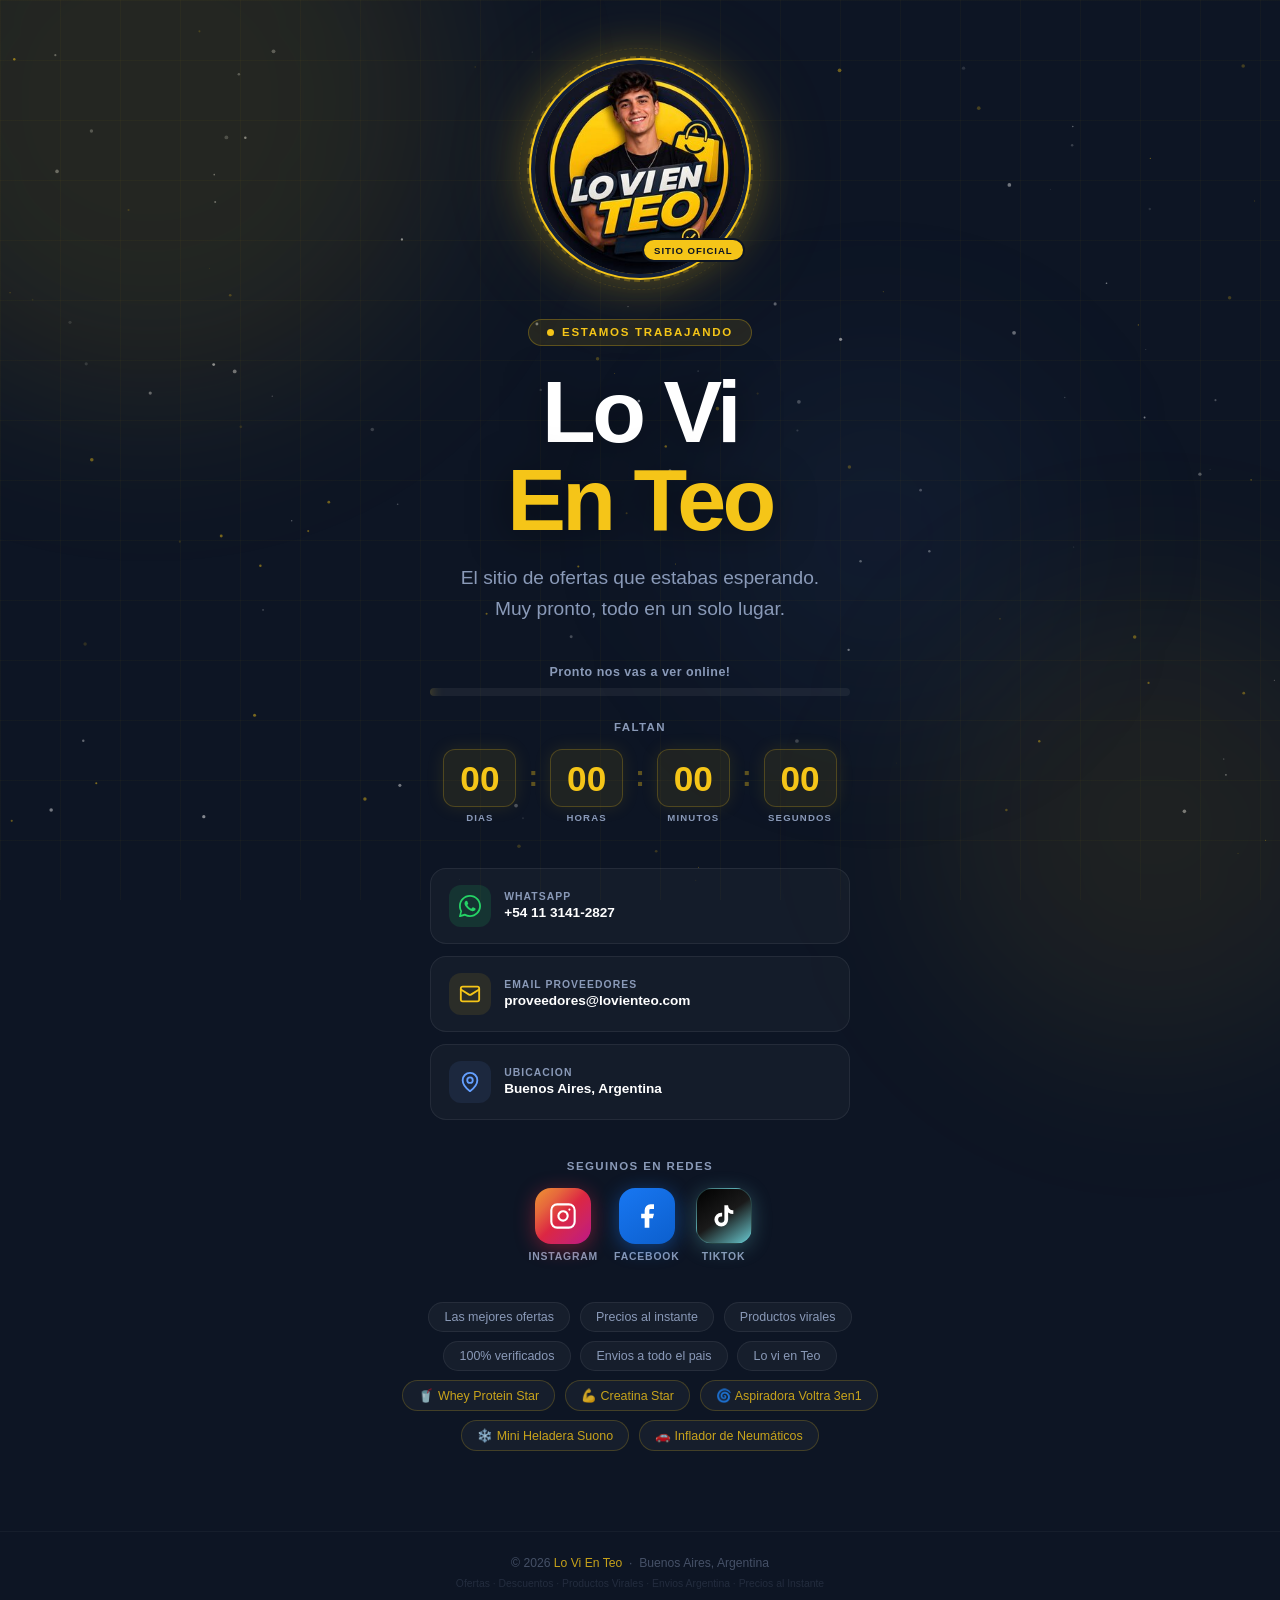
<file: index.html>
<!DOCTYPE html>
<html lang="es">
<head>
  <meta charset="UTF-8" />
  <meta name="viewport" content="width=device-width, initial-scale=1.0" />
  <!-- Primary Meta -->
  <title>Lo Vi En Teo — Ofertas, Descuentos y Productos Virales en Argentina</title>
  <meta name="description" content="Lo Vi En Teo es el sitio de ofertas, descuentos y productos virales que estabas esperando. Muy pronto online desde Buenos Aires, Argentina. Precios al instante, productos 100% verificados y envíos a todo el país." />
  <meta name="keywords" content="ofertas Argentina, descuentos online, productos virales, Lo Vi En Teo, lovienteo, lovienteopromos, compras online Argentina, precios baratos, promociones Buenos Aires, whey protein argentina, creatina star nutrition, creatina monohidratada, aspiradora inalámbrica argentina, inflador neumáticos digital, suplementos deportivos argentina, gadgets hogar argentina, mercado libre ofertas, envio gratis argentina, cuotas sin interes, productos verificados" />
  <meta name="author" content="Lo Vi En Teo" />
  <meta name="robots" content="index, follow" />
  <meta name="language" content="es" />
  <meta name="revisit-after" content="7 days" />
  <meta name="geo.region" content="AR-C" />
  <meta name="geo.placename" content="Buenos Aires, Argentina" />
  <link rel="canonical" href="https://lovienteopromos.com/" />
  <link rel="sitemap" type="application/xml" href="/sitemap.xml" />

  <!-- Favicon -->
  <link rel="icon" type="image/svg+xml" href="/favicon.svg" />
  <link rel="shortcut icon" href="/favicon.svg" />
  <link rel="apple-touch-icon" href="/logo.png" />

  <!-- Open Graph / Facebook -->
  <meta property="og:type" content="website" />
  <meta property="og:url" content="https://lovienteopromos.com/" />
  <meta property="og:title" content="Lo Vi En Teo — Ofertas y Productos Virales en Argentina" />
  <meta property="og:description" content="El sitio de ofertas, descuentos y productos virales que estabas esperando. Whey Protein, Creatina, Aspiradora Voltra, Inflador Digital. Buenos Aires, Argentina." />
  <meta property="og:image" content="https://lovienteopromos.com/logo.png" />
  <meta property="og:image:alt" content="Logo Lo Vi En Teo — Sitio de Ofertas Argentina" />
  <meta property="og:locale" content="es_AR" />
  <meta property="og:site_name" content="Lo Vi En Teo" />

  <!-- Twitter Card -->
  <meta name="twitter:card" content="summary_large_image" />
  <meta name="twitter:url" content="https://lovienteopromos.com/" />
  <meta name="twitter:title" content="Lo Vi En Teo — Ofertas y Productos Virales en Argentina" />
  <meta name="twitter:description" content="Whey Protein, Creatina Star Nutrition, Aspiradora Voltra 3 en 1, Inflador Digital. Envío gratis · Cuotas sin interés · Tienda oficial." />
  <meta name="twitter:image" content="https://lovienteopromos.com/logo.png" />
  <meta name="twitter:image:alt" content="Logo Lo Vi En Teo" />

  <!-- Schema.org JSON-LD -->
  <script type="application/ld+json">
  {
    "@context": "https://schema.org",
    "@type": "Organization",
    "name": "Lo Vi En Teo",
    "url": "https://lovienteopromos.com",
    "logo": "https://lovienteopromos.com/logo.png",
    "description": "Sitio de ofertas, descuentos y productos virales de Argentina. Whey Protein, Creatina, Aspiradora Voltra, Inflador Digital. Precios al instante, productos 100% verificados y envíos a todo el país.",
    "address": {
      "@type": "PostalAddress",
      "addressLocality": "Buenos Aires",
      "addressCountry": "AR"
    },
    "contactPoint": [
      {
        "@type": "ContactPoint",
        "telephone": "+54-11-3141-2827",
        "contactType": "customer service",
        "availableLanguage": "Spanish",
        "contactOption": "WhatsApp"
      }
    ],
    "sameAs": [
      "https://www.instagram.com/lovienteo/",
      "https://www.facebook.com/tiendaborela/",
      "https://www.tiktok.com/@lovienteo"
    ]
  }
  </script>

  <script type="application/ld+json">
  {
    "@context": "https://schema.org",
    "@type": "ItemList",
    "name": "Productos Lo Vi En Teo — Ofertas Destacadas",
    "url": "https://lovienteopromos.com/",
    "itemListElement": [
      {
        "@type": "ListItem",
        "position": 1,
        "name": "Star Nutrition Whey Protein Banana Cream 908g",
        "url": "https://lovienteopromos.com/star-nutrition-whey-protein/"
      },
      {
        "@type": "ListItem",
        "position": 2,
        "name": "Creatina Star Nutrition Monohidratada 1 kg",
        "url": "https://lovienteopromos.com/creatinastar/"
      },
      {
        "@type": "ListItem",
        "position": 3,
        "name": "Aspiradora Sopladora Voltra 3 en 1 Black Edition",
        "url": "https://lovienteopromos.com/aspiradora-voltra-3en1/"
      },
      {
        "@type": "ListItem",
        "position": 4,
        "name": "Inflador Neumáticos Digital Inalámbrico Portátil",
        "url": "https://lovienteopromos.com/inflador-neumaticos/"
      }
    ]
  }
  </script>
  <style>
    *, *::before, *::after { box-sizing: border-box; margin: 0; padding: 0; }

    :root {
      --yellow: #f5c518;
      --yellow-glow: rgba(245, 197, 24, 0.4);
      --navy: #0d1524;
      --navy-mid: #13203a;
      --white: #ffffff;
      --gray: #8a9ab8;
    }

    html { scroll-behavior: smooth; }

    body { 
      font-family: -apple-system, BlinkMacSystemFont, 'Segoe UI', Roboto, sans-serif;
      background: var(--navy);
      color: var(--white);
      min-height: 100vh;
      overflow-x: hidden;
    }

    #canvas {
      position: fixed;
      inset: 0;
      pointer-events: none;
      z-index: 0;
    }

    .blob {
      position: fixed;
      border-radius: 50%;
      filter: blur(90px);
      pointer-events: none;
      z-index: 0;
    }
    .b1 {
      width: 600px; height: 600px;
      background: rgba(245, 197, 24, 0.1);
      top: -200px; left: -150px;
      animation: drift 10s ease-in-out infinite;
    }
    .b2 {
      width: 450px; height: 450px;
      background: rgba(245, 197, 24, 0.07);
      bottom: -150px; right: -100px;
      animation: drift 13s ease-in-out infinite reverse;
    }
    .b3 {
      width: 350px; height: 350px;
      background: rgba(80, 130, 220, 0.06);
      top: 40%; left: 55%;
      animation: drift 9s ease-in-out infinite;
      animation-delay: -4s;
    }
    @keyframes drift {
      0%, 100% { transform: translate(0, 0) scale(1); }
      33% { transform: translate(25px, -30px) scale(1.04); }
      66% { transform: translate(-20px, 20px) scale(0.97); }
    }

    #floaters {
      position: fixed; inset: 0;
      pointer-events: none; z-index: 1;
      overflow: hidden;
    }
    .floater {
      position: absolute;
      opacity: 0;
      animation: riseUp linear infinite;
      bottom: -60px;
    }
    @keyframes riseUp {
      0%   { opacity: 0; transform: translateY(0) rotate(0deg) scale(0.7); }
      8%   { opacity: 0.7; transform: translateY(-8vh) rotate(20deg) scale(1); }
      92%  { opacity: 0.3; transform: translateY(-90vh) rotate(340deg) scale(0.9); }
      100% { opacity: 0; transform: translateY(-100vh) rotate(360deg) scale(0.7); }
    }

    .grid-lines {
      position: fixed; inset: 0;
      pointer-events: none; z-index: 0;
      background-image:
        linear-gradient(rgba(245,197,24,0.03) 1px, transparent 1px),
        linear-gradient(90deg, rgba(245,197,24,0.03) 1px, transparent 1px);
      background-size: 60px 60px;
    }

    main {
      position: relative; z-index: 2;
      min-height: 100vh;
      display: flex;
      flex-direction: column;
      align-items: center;
      justify-content: center;
      padding: 4rem 1.5rem 2rem;
      text-align: center;
      gap: 0;
    }

    .logo-ring {
      position: relative;
      width: 210px; height: 210px;
      margin-bottom: 2.8rem;
      animation: popIn 0.9s cubic-bezier(0.34, 1.56, 0.64, 1) both;
    }

    .logo-ring::before,
    .logo-ring::after {
      content: '';
      position: absolute;
      inset: -8px;
      border-radius: 50%;
      animation: spinRing 6s linear infinite;
    }
    .logo-ring::before {
      border: 2px dashed rgba(245, 197, 24, 0.25);
    }
    .logo-ring::after {
      inset: -16px;
      border: 1px dashed rgba(245, 197, 24, 0.1);
      animation-duration: 10s;
      animation-direction: reverse;
    }

    @keyframes spinRing {
      to { transform: rotate(360deg); }
    }

    .logo-ring img {
      width: 100%; height: 100%;
      object-fit: cover;
      border-radius: 50%;
      display: block;
      position: relative;
      z-index: 1;
      box-shadow:
        0 0 0 4px var(--navy-mid),
        0 0 0 6px var(--yellow),
        0 0 50px var(--yellow-glow),
        0 0 100px rgba(245,197,24,0.15);
      animation: glowPulse 3s ease-in-out infinite;
    }

    @keyframes glowPulse {
      0%, 100% { box-shadow: 0 0 0 4px var(--navy-mid), 0 0 0 6px var(--yellow), 0 0 50px var(--yellow-glow), 0 0 100px rgba(245,197,24,0.15); }
      50% { box-shadow: 0 0 0 4px var(--navy-mid), 0 0 0 8px var(--yellow), 0 0 70px rgba(245,197,24,0.6), 0 0 130px rgba(245,197,24,0.25); }
    }

    .logo-badge {
      position: absolute;
      bottom: 12px; right: 0;
      z-index: 2;
      background: var(--yellow);
      color: var(--navy);
      font-size: 0.6rem;
      font-weight: 900;
      letter-spacing: 0.1em;
      text-transform: uppercase;
      padding: 0.28rem 0.65rem;
      border-radius: 999px;
      border: 2px solid var(--navy);
      white-space: nowrap;
    }

    @keyframes popIn {
      from { opacity: 0; transform: scale(0.5) rotate(-12deg); }
      to   { opacity: 1; transform: scale(1) rotate(0deg); }
    }

    .eyebrow {
      display: inline-flex;
      align-items: center;
      gap: 0.5rem;
      background: rgba(245, 197, 24, 0.1);
      border: 1px solid rgba(245, 197, 24, 0.28);
      color: var(--yellow);
      font-size: 0.72rem;
      font-weight: 700;
      letter-spacing: 0.15em;
      text-transform: uppercase;
      padding: 0.4rem 1.1rem;
      border-radius: 999px;
      margin-bottom: 1.4rem;
      animation: fadeIn 0.6s 0.4s ease both;
    }
    .eyebrow .pulse-dot {
      width: 7px; height: 7px;
      background: var(--yellow);
      border-radius: 50%;
      animation: blinkDot 1.3s ease-in-out infinite;
    }
    @keyframes blinkDot {
      0%, 100% { opacity: 1; transform: scale(1); }
      50% { opacity: 0.2; transform: scale(0.6); }
    }

    h1 {
      font-size: clamp(2.8rem, 10vw, 5.5rem);
      font-weight: 900;
      line-height: 1.0;
      letter-spacing: -0.04em;
      margin-bottom: 1.1rem;
      animation: slideUp 0.7s 0.5s ease both;
      text-shadow: 0 4px 40px rgba(0,0,0,0.5);
    }
    h1 .accent { color: var(--yellow); }

    .sub {
      font-size: clamp(1rem, 3vw, 1.2rem);
      color: var(--gray);
      line-height: 1.65;
      max-width: 400px;
      margin-bottom: 2.5rem;
      animation: slideUp 0.7s 0.65s ease both;
    }

    .prog-wrap {
      width: 100%;
      max-width: 420px;
      margin-bottom: 1.6rem;
      animation: slideUp 0.7s 0.8s ease both;
    }
    .prog-label {
      font-size: 0.78rem;
      font-weight: 600;
      color: var(--gray);
      margin-bottom: 0.55rem;
      text-align: center;
      letter-spacing: 0.04em;
    }
    .prog-track {
      height: 8px;
      background: rgba(255,255,255,0.06);
      border-radius: 999px;
      overflow: hidden;
      position: relative;
    }
    .prog-fill {
      height: 100%;
      width: 40%;
      background: linear-gradient(90deg, transparent, #c9a200, var(--yellow), #ffe26a, transparent);
      border-radius: 999px;
      position: absolute;
      left: -40%;
      animation: scanBar 2s ease-in-out infinite;
      box-shadow: 0 0 14px rgba(245,197,24,0.7);
    }
    @keyframes scanBar {
      0%   { left: -40%; }
      100% { left: 100%; }
    }

    /* countdown */
    .countdown-wrap {
      width: 100%;
      max-width: 420px;
      margin-bottom: 2.8rem;
      animation: slideUp 0.7s 0.9s ease both;
    }
    .countdown-title {
      font-size: 0.72rem;
      font-weight: 700;
      letter-spacing: 0.12em;
      text-transform: uppercase;
      color: var(--gray);
      text-align: center;
      margin-bottom: 1rem;
    }
    .countdown-boxes {
      display: flex;
      justify-content: center;
      gap: 0.75rem;
    }
    .cd-box {
      display: flex;
      flex-direction: column;
      align-items: center;
      gap: 0.3rem;
    }
    .cd-num {
      background: rgba(245,197,24,0.08);
      border: 1px solid rgba(245,197,24,0.22);
      border-radius: 12px;
      padding: 0.65rem 1rem;
      font-size: clamp(1.4rem, 5vw, 2.2rem);
      font-weight: 900;
      color: var(--yellow);
      min-width: 64px;
      text-align: center;
      font-variant-numeric: tabular-nums;
      line-height: 1;
      box-shadow: 0 0 18px rgba(245,197,24,0.1);
    }
    .cd-lbl {
      font-size: 0.6rem;
      font-weight: 700;
      letter-spacing: 0.12em;
      text-transform: uppercase;
      color: var(--gray);
    }
    .cd-sep {
      font-size: 1.8rem;
      font-weight: 900;
      color: rgba(245,197,24,0.35);
      align-self: center;
      margin-bottom: 1.2rem;
      animation: blinkSep 1s step-end infinite;
    }
    @keyframes blinkSep {
      0%, 100% { opacity: 1; }
      50% { opacity: 0; }
    }

    .cards {
      display: flex;
      flex-direction: column;
      gap: 0.75rem;
      width: 100%;
      max-width: 420px;
      margin-bottom: 2.5rem;
      animation: slideUp 0.7s 1s ease both;
    }
    .card {
      display: flex;
      align-items: center;
      gap: 0.85rem;
      background: rgba(255,255,255,0.03);
      border: 1px solid rgba(255,255,255,0.07);
      border-radius: 16px;
      padding: 1rem 1.1rem;
      text-decoration: none;
      color: var(--white);
      transition: all 0.25s cubic-bezier(0.4,0,0.2,1);
      cursor: pointer;
    }
    .card:hover {
      background: rgba(245,197,24,0.07);
      border-color: rgba(245,197,24,0.3);
      transform: translateY(-3px);
      box-shadow: 0 8px 30px rgba(0,0,0,0.3);
    }
    .card-icon {
      width: 42px; height: 42px;
      border-radius: 12px;
      display: flex; align-items: center; justify-content: center;
      flex-shrink: 0;
      font-size: 1.2rem;
    }
    .card-info {
      text-align: left;
    }
    .c-wa { background: rgba(37, 211, 102, 0.13); }
    .c-ml { background: rgba(245, 197, 24, 0.1); }
    .c-loc { background: rgba(100, 149, 237, 0.1); }
    .card-info .lbl {
      font-size: 0.65rem;
      font-weight: 700;
      letter-spacing: 0.1em;
      text-transform: uppercase;
      color: var(--gray);
      margin-bottom: 0.18rem;
      text-align: left;
    }
    .card-info .val {
      font-size: 0.85rem;
      font-weight: 600;
      white-space: nowrap;
      overflow: hidden;
      text-overflow: ellipsis;
      text-align: left;
    }

    .social-title {
      font-size: 0.72rem;
      font-weight: 700;
      letter-spacing: 0.12em;
      text-transform: uppercase;
      color: var(--gray);
      text-align: center;
      margin-bottom: 1rem;
    }
    .socials {
      display: flex;
      justify-content: center;
      gap: 1rem;
      margin-bottom: 2.5rem;
      animation: slideUp 0.7s 1.1s ease both;
    }
    .soc-btn {
      display: flex;
      flex-direction: column;
      align-items: center;
      gap: 0.45rem;
      text-decoration: none;
      transition: transform 0.22s cubic-bezier(0.34,1.56,0.64,1);
    }
    .soc-btn:hover { transform: translateY(-6px) scale(1.08); }
    .soc-icon {
      width: 56px; height: 56px;
      border-radius: 16px;
      display: flex; align-items: center; justify-content: center;
      position: relative;
      overflow: hidden;
    }
    .soc-icon::after {
      content: '';
      position: absolute;
      inset: 0;
      border-radius: 16px;
      opacity: 0;
      transition: opacity 0.22s;
    }
    .soc-btn:hover .soc-icon::after { opacity: 1; }
    .soc-ig .soc-icon {
      background: linear-gradient(135deg, #f09433 0%, #e6683c 25%, #dc2743 50%, #cc2366 75%, #bc1888 100%);
      box-shadow: 0 4px 20px rgba(220,39,67,0.45);
    }
    .soc-ig:hover .soc-icon { box-shadow: 0 8px 32px rgba(220,39,67,0.7); }
    .soc-fb .soc-icon {
      background: linear-gradient(145deg, #1877f2 0%, #0c5fcd 100%);
      box-shadow: 0 4px 20px rgba(24,119,242,0.45);
    }
    .soc-fb:hover .soc-icon { box-shadow: 0 8px 32px rgba(24,119,242,0.7); }
    .soc-tt .soc-icon {
      background: linear-gradient(145deg, #010101 0%, #1a1a1a 50%, #69c9d0 100%);
      border: 1px solid rgba(105,201,208,0.3);
      box-shadow: 0 4px 20px rgba(105,201,208,0.3);
    }
    .soc-tt:hover .soc-icon { box-shadow: 0 8px 32px rgba(105,201,208,0.6); }
    .soc-lbl {
      font-size: 0.65rem;
      font-weight: 700;
      letter-spacing: 0.08em;
      text-transform: uppercase;
      color: var(--gray);
    }
    .soc-btn:hover .soc-lbl { color: var(--white); }

    .chips {
      display: flex;
      flex-wrap: wrap;
      justify-content: center;
      gap: 0.6rem;
      max-width: 540px;
      animation: slideUp 0.7s 1.2s ease both;
    }
    .chip {
      display: inline-flex;
      align-items: center;
      gap: 0.4rem;
      background: rgba(255,255,255,0.04);
      border: 1px solid rgba(255,255,255,0.07);
      border-radius: 999px;
      padding: 0.42rem 0.95rem;
      font-size: 0.78rem;
      color: var(--gray);
      font-weight: 500;
      transition: all 0.2s;
    }
    .chip:hover {
      border-color: rgba(245,197,24,0.25);
      color: var(--white);
    }
   .chip-product 
    {
          text-decoration: none;
          border-color: rgba(245,197,24,0.2);
          color: rgba(245,197,24,0.8);
        }
   .chip-product:hover {
          background: rgba(245,197,24,0.1);
          border-color: rgba(245,197,24,0.5);
          color: #f5c518;
    }
    footer {
      position: relative; z-index: 2;
      width: 100%;
      text-align: center;
      padding: 1.5rem;
      color: rgba(138,154,184,0.45);
      font-size: 0.76rem;
      border-top: 1px solid rgba(255,255,255,0.04);
      margin-top: 3rem;
      animation: fadeIn 0.7s 1.4s ease both;
    }
    footer a { color: var(--yellow); text-decoration: none; opacity: 0.8; }
    footer a:hover { opacity: 1; }

    @keyframes slideUp {
      from { opacity: 0; transform: translateY(25px); }
      to { opacity: 1; transform: translateY(0); }
    }
    @keyframes fadeIn {
      from { opacity: 0; }
      to { opacity: 1; }
    }

    @media (max-width: 500px) {
      .logo-ring { width: 165px; height: 165px; }
      .cards { grid-template-columns: 1fr; }
      h1 { letter-spacing: -0.03em; }
    }
  </style>
</head>
<body>

<canvas id="canvas"></canvas>
<div class="grid-lines"></div>
<div class="blob b1"></div>
<div class="blob b2"></div>
<div class="blob b3"></div>
<div id="floaters"></div>

<main>
  <div class="logo-ring">
    <img src="[data-uri]" alt="Lo Vi En Teo — Sitio de Ofertas y Descuentos en Argentina" width="210" height="210" />
    <span class="logo-badge">Sitio Oficial</span>
  </div>

  <div class="eyebrow">
    <span class="pulse-dot"></span>
    Estamos trabajando
  </div>

  <h1>Lo Vi<br><span class="accent">En Teo</span></h1>

  <p class="sub">
    El sitio de ofertas que estabas esperando.<br>
    Muy pronto, todo en un solo lugar.
  </p>

  <div class="prog-wrap">
    <div class="prog-label">Pronto nos vas a ver online!</div>
    <div class="prog-track">
      <div class="prog-fill"></div>
    </div>
  </div>

  <div class="countdown-wrap">
    <div class="countdown-title">Faltan</div>
    <div class="countdown-boxes">
      <div class="cd-box">
        <div class="cd-num" id="cd-days">25</div>
        <div class="cd-lbl">Dias</div>
      </div>
      <div class="cd-sep">:</div>
      <div class="cd-box">
        <div class="cd-num" id="cd-hours">00</div>
        <div class="cd-lbl">Horas</div>
      </div>
      <div class="cd-sep">:</div>
      <div class="cd-box">
        <div class="cd-num" id="cd-mins">00</div>
        <div class="cd-lbl">Minutos</div>
      </div>
      <div class="cd-sep">:</div>
      <div class="cd-box">
        <div class="cd-num" id="cd-secs">00</div>
        <div class="cd-lbl">Segundos</div>
      </div>
    </div>
  </div>

  <div class="cards">
    <a class="card" href="https://wa.me/541131412827" target="_blank" rel="noopener">
      <div class="card-icon c-wa">
        <svg width="22" height="22" viewBox="0 0 24 24" fill="#25D366">
          <path d="M17.472 14.382c-.297-.149-1.758-.867-2.03-.967-.273-.099-.471-.148-.67.15-.197.297-.767.966-.94 1.164-.173.199-.347.223-.644.075-.297-.15-1.255-.463-2.39-1.475-.883-.788-1.48-1.761-1.653-2.059-.173-.297-.018-.458.13-.606.134-.133.298-.347.446-.52.149-.174.198-.298.298-.497.099-.198.05-.371-.025-.52-.075-.149-.669-1.612-.916-2.207-.242-.579-.487-.5-.669-.51-.173-.008-.371-.01-.57-.01-.198 0-.52.074-.792.372-.272.297-1.04 1.016-1.04 2.479 0 1.462 1.065 2.875 1.213 3.074.149.198 2.096 3.2 5.077 4.487.709.306 1.262.489 1.694.625.712.227 1.36.195 1.871.118.571-.085 1.758-.719 2.006-1.413.248-.694.248-1.289.173-1.413-.074-.124-.272-.198-.57-.347z"/>
          <path d="M12 0C5.373 0 0 5.373 0 12c0 2.12.555 4.112 1.523 5.836L.057 23.215a.75.75 0 0 0 .928.928l5.379-1.466A11.945 11.945 0 0 0 12 24c6.627 0 12-5.373 12-12S18.627 0 12 0zm0 22c-1.943 0-3.772-.524-5.345-1.438l-.383-.228-3.968 1.08 1.08-3.968-.228-.383A9.955 9.955 0 0 1 2 12C2 6.477 6.477 2 12 2s10 4.477 10 10-4.477 10-10 10z"/>
        </svg>
      </div>
      <div class="card-info">
        <div class="lbl">WhatsApp</div>
        <div class="val">+54 11 3141-2827</div>
      </div>
    </a>

    <a class="card" href="mailto:proveedores@lovienteo.com">
      <div class="card-icon c-ml">
        <svg width="22" height="22" viewBox="0 0 24 24" fill="none" stroke="#f5c518" stroke-width="2" stroke-linecap="round" stroke-linejoin="round">
          <rect x="2" y="4" width="20" height="16" rx="2"/>
          <path d="m22 7-8.97 5.7a1.94 1.94 0 0 1-2.06 0L2 7"/>
        </svg>
      </div>
      <div class="card-info">
        <div class="lbl">Email Proveedores</div>
        <div class="val">proveedores@lovienteo.com</div>
      </div>
    </a>

    <div class="card">
      <div class="card-icon c-loc">
        <svg width="22" height="22" viewBox="0 0 24 24" fill="none" stroke="#64a0ff" stroke-width="2" stroke-linecap="round" stroke-linejoin="round">
          <path d="M20 10c0 6-8 12-8 12s-8-6-8-12a8 8 0 0 1 16 0Z"/>
          <circle cx="12" cy="10" r="3"/>
        </svg>
      </div>
      <div class="card-info">
        <div class="lbl">Ubicacion</div>
        <div class="val">Buenos Aires, Argentina</div>
      </div>
    </div>
  </div>

  <div class="social-title">Seguinos en redes</div>
  <div class="socials">
    <!-- Instagram -->
    <a class="soc-btn soc-ig" href="https://www.instagram.com/lovienteo/" target="_blank" rel="noopener" aria-label="Lo Vi En Teo en Instagram">
      <div class="soc-icon">
        <svg width="28" height="28" viewBox="0 0 24 24" fill="none" stroke="#fff" stroke-width="1.8" stroke-linecap="round" stroke-linejoin="round">
          <rect x="2" y="2" width="20" height="20" rx="5" ry="5"/>
          <path d="M16 11.37A4 4 0 1 1 12.63 8 4 4 0 0 1 16 11.37z"/>
          <line x1="17.5" y1="6.5" x2="17.51" y2="6.5"/>
        </svg>
      </div>
      <span class="soc-lbl">Instagram</span>
    </a>
    <!-- Facebook -->
    <a class="soc-btn soc-fb" href="https://www.facebook.com/tiendaborela/" target="_blank" rel="noopener" aria-label="Lo Vi En Teo en Facebook">
      <div class="soc-icon">
        <svg width="28" height="28" viewBox="0 0 24 24" fill="#fff">
          <path d="M18 2h-3a5 5 0 0 0-5 5v3H7v4h3v8h4v-8h3l1-4h-4V7a1 1 0 0 1 1-1h3z"/>
        </svg>
      </div>
      <span class="soc-lbl">Facebook</span>
    </a>
    <!-- TikTok -->
    <a class="soc-btn soc-tt" href="https://www.tiktok.com/@lovienteo" target="_blank" rel="noopener" aria-label="Lo Vi En Teo en TikTok">
      <div class="soc-icon">
        <svg width="26" height="26" viewBox="0 0 24 24" fill="#fff">
          <path d="M19.59 6.69a4.83 4.83 0 0 1-3.77-4.25V2h-3.45v13.67a2.89 2.89 0 0 1-2.88 2.5 2.89 2.89 0 0 1-2.89-2.89 2.89 2.89 0 0 1 2.89-2.89c.28 0 .54.04.79.1V9.01a6.33 6.33 0 0 0-.79-.05 6.34 6.34 0 0 0-6.34 6.34 6.34 6.34 0 0 0 6.34 6.34 6.34 6.34 0 0 0 6.33-6.34V8.69a8.17 8.17 0 0 0 4.78 1.52V6.76a4.85 4.85 0 0 1-1.01-.07z"/>
        </svg>
      </div>
      <span class="soc-lbl">TikTok</span>
    </a>
  </div>

  <div class="chips">
    <div class="chip">Las mejores ofertas</div>
    <div class="chip">Precios al instante</div>
    <div class="chip">Productos virales</div>
    <div class="chip">100% verificados</div>
    <div class="chip">Envios a todo el pais</div>
    <div class="chip">Lo vi en Teo</div>
    <a class="chip chip-product" href="https://lovienteopromos.com/star-nutrition-whey-protein/" target="_blank" rel="noopener">🥤 Whey Protein Star</a>
    <a class="chip chip-product" href="https://lovienteopromos.com/creatinastar/" target="_blank" rel="noopener">💪 Creatina Star</a>
    <a class="chip chip-product" href="https://lovienteopromos.com/aspiradora-voltra-3en1/" target="_blank" rel="noopener">🌀 Aspiradora Voltra 3en1</a>
    <a class="chip chip-product" href="https://lovienteopromos.com/mini-heladera-suono/" target="_blank" rel="noopener">❄️ Mini Heladera Suono</a>
    <a class="chip chip-product" href="https://lovienteopromos.com/inflador-neumaticos/" target="_blank" rel="noopener">🚗 Inflador de Neumáticos</a>
  </div>
</main>

<footer>
  &copy; 2026 <a href="/">Lo Vi En Teo</a> &nbsp;&middot;&nbsp; Buenos Aires, Argentina
  <br>
  <span style="font-size:0.65rem;opacity:0.4;display:block;margin-top:0.5rem;">
    Ofertas &middot; Descuentos &middot; Productos Virales &middot; Envios Argentina &middot; Precios al Instante
  </span>
</footer>

<script>
const canvas = document.getElementById('canvas');
const ctx = canvas.getContext('2d');
let W, H;

function resize() {
  W = canvas.width = window.innerWidth;
  H = canvas.height = window.innerHeight;
}
resize();
window.addEventListener('resize', resize);

const pts = Array.from({length: 130}, () => ({
  x: Math.random() * window.innerWidth,
  y: Math.random() * window.innerHeight,
  r: Math.random() * 1.6 + 0.3,
  vx: (Math.random() - 0.5) * 0.25,
  vy: (Math.random() - 0.5) * 0.25,
  a: Math.random() * 0.45 + 0.08,
  c: Math.random() > 0.55 ? '#f5c518' : '#ffffff'
}));

(function tick() {
  ctx.clearRect(0, 0, W, H);
  pts.forEach(p => {
    p.x += p.vx; p.y += p.vy;
    if (p.x < 0) p.x = W;
    if (p.x > W) p.x = 0;
    if (p.y < 0) p.y = H;
    if (p.y > H) p.y = 0;
    ctx.beginPath();
    ctx.arc(p.x, p.y, p.r, 0, Math.PI * 2);
    ctx.fillStyle = p.c;
    ctx.globalAlpha = p.a;
    ctx.fill();
  });
  ctx.globalAlpha = 1;
  requestAnimationFrame(tick);
})();

// countdown — target: 25 days from 2026-05-17 = 2026-06-11T00:00:00
const TARGET = new Date('2026-06-11T00:00:00').getTime();

function updateCountdown() {
  const now = Date.now();
  let diff = TARGET - now;
  if (diff < 0) diff = 0;

  const days  = Math.floor(diff / (1000 * 60 * 60 * 24));
  const hours = Math.floor((diff % (1000 * 60 * 60 * 24)) / (1000 * 60 * 60));
  const mins  = Math.floor((diff % (1000 * 60 * 60)) / (1000 * 60));
  const secs  = Math.floor((diff % (1000 * 60)) / 1000);

  document.getElementById('cd-days').textContent  = String(days).padStart(2, '0');
  document.getElementById('cd-hours').textContent = String(hours).padStart(2, '0');
  document.getElementById('cd-mins').textContent  = String(mins).padStart(2, '0');
  document.getElementById('cd-secs').textContent  = String(secs).padStart(2, '0');
}

updateCountdown();
setInterval(updateCountdown, 1000);

const emojis = ['Las mejores ofertas','Precios al instante','Productos virales'];
const ft = document.getElementById('floaters');
const symbols = ['$','%','*','#'];
function spawn() {
  const el = document.createElement('span');
  el.className = 'floater';
  el.textContent = symbols[Math.floor(Math.random() * symbols.length)];
  el.style.color = '#f5c518';
  el.style.fontWeight = '900';
  const dur = 7 + Math.random() * 9;
  el.style.cssText += `left:${Math.random()*100}vw;font-size:${0.85+Math.random()*0.9}rem;animation-duration:${dur}s;color:#f5c518;font-weight:900;`;
  ft.appendChild(el);
  setTimeout(() => el.remove(), dur * 1000);
}
setInterval(spawn, 1100);
</script>
  
</body>
</html>
</file>
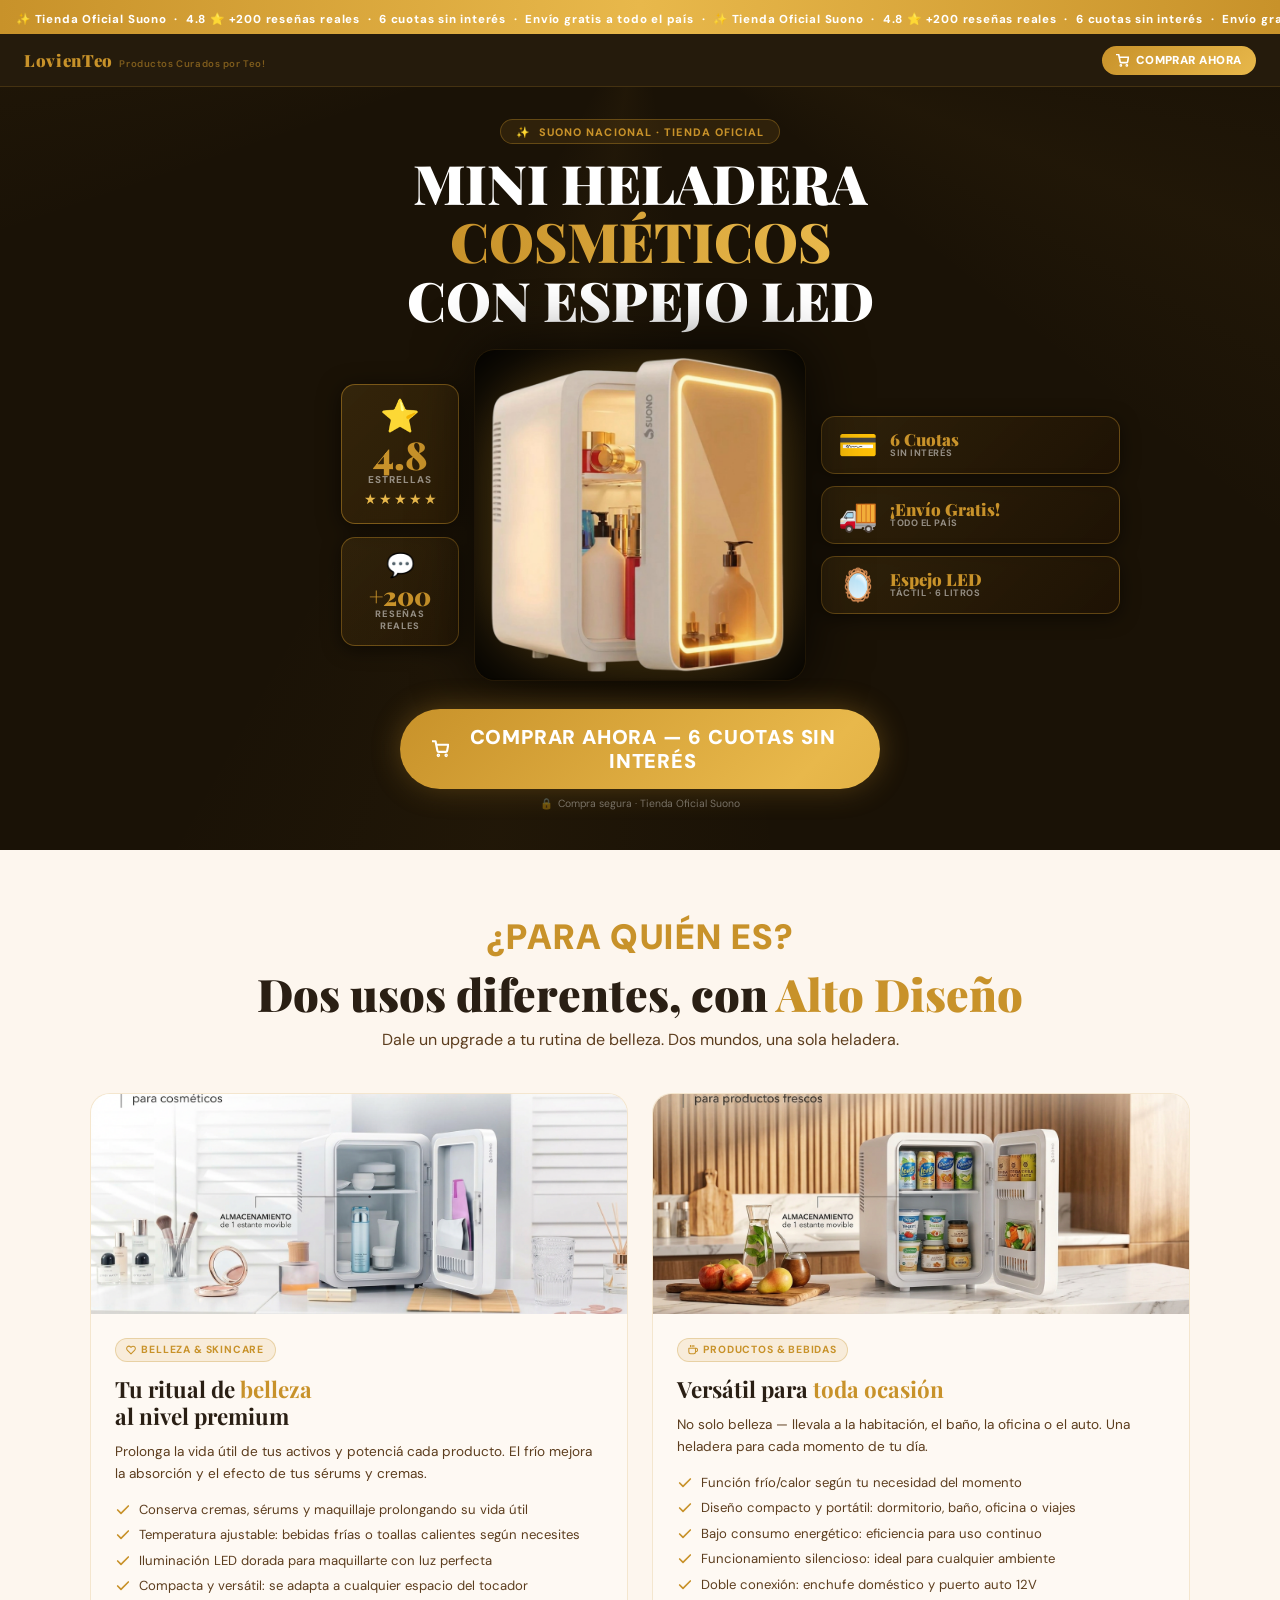
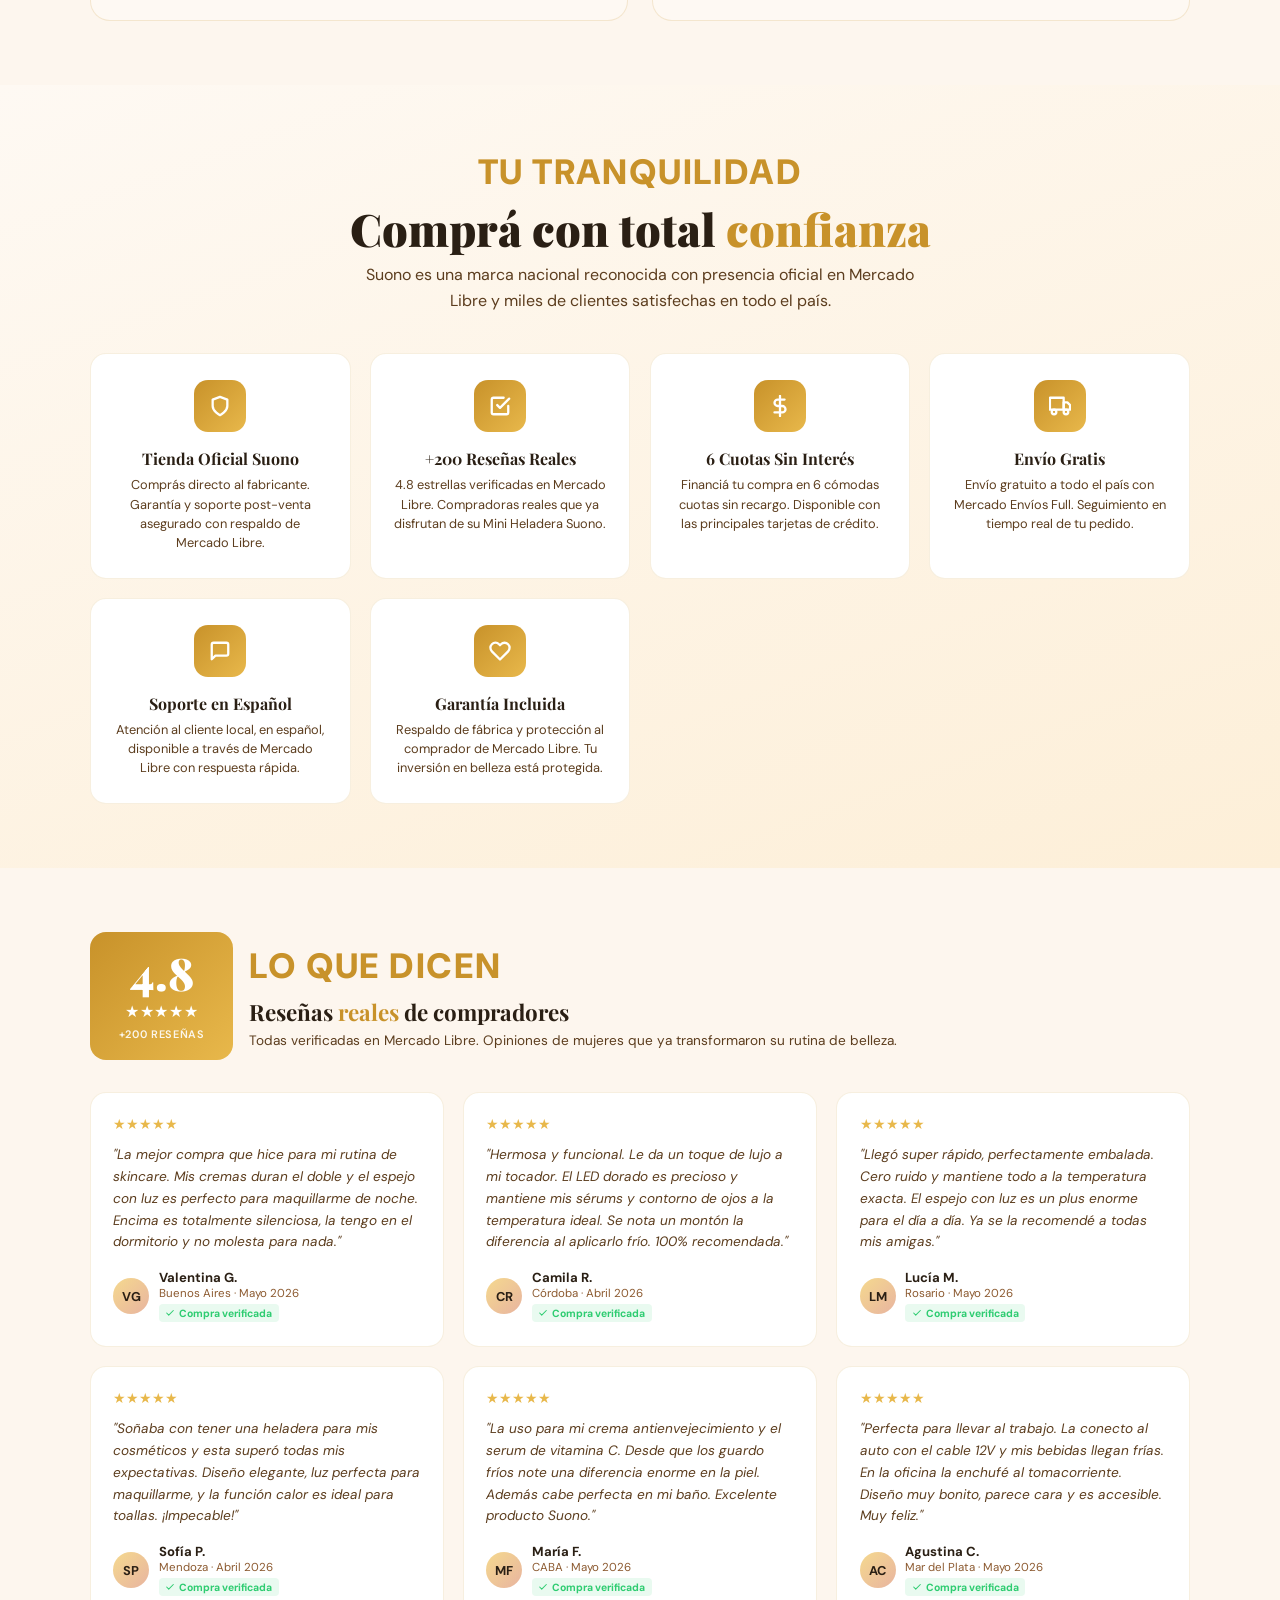
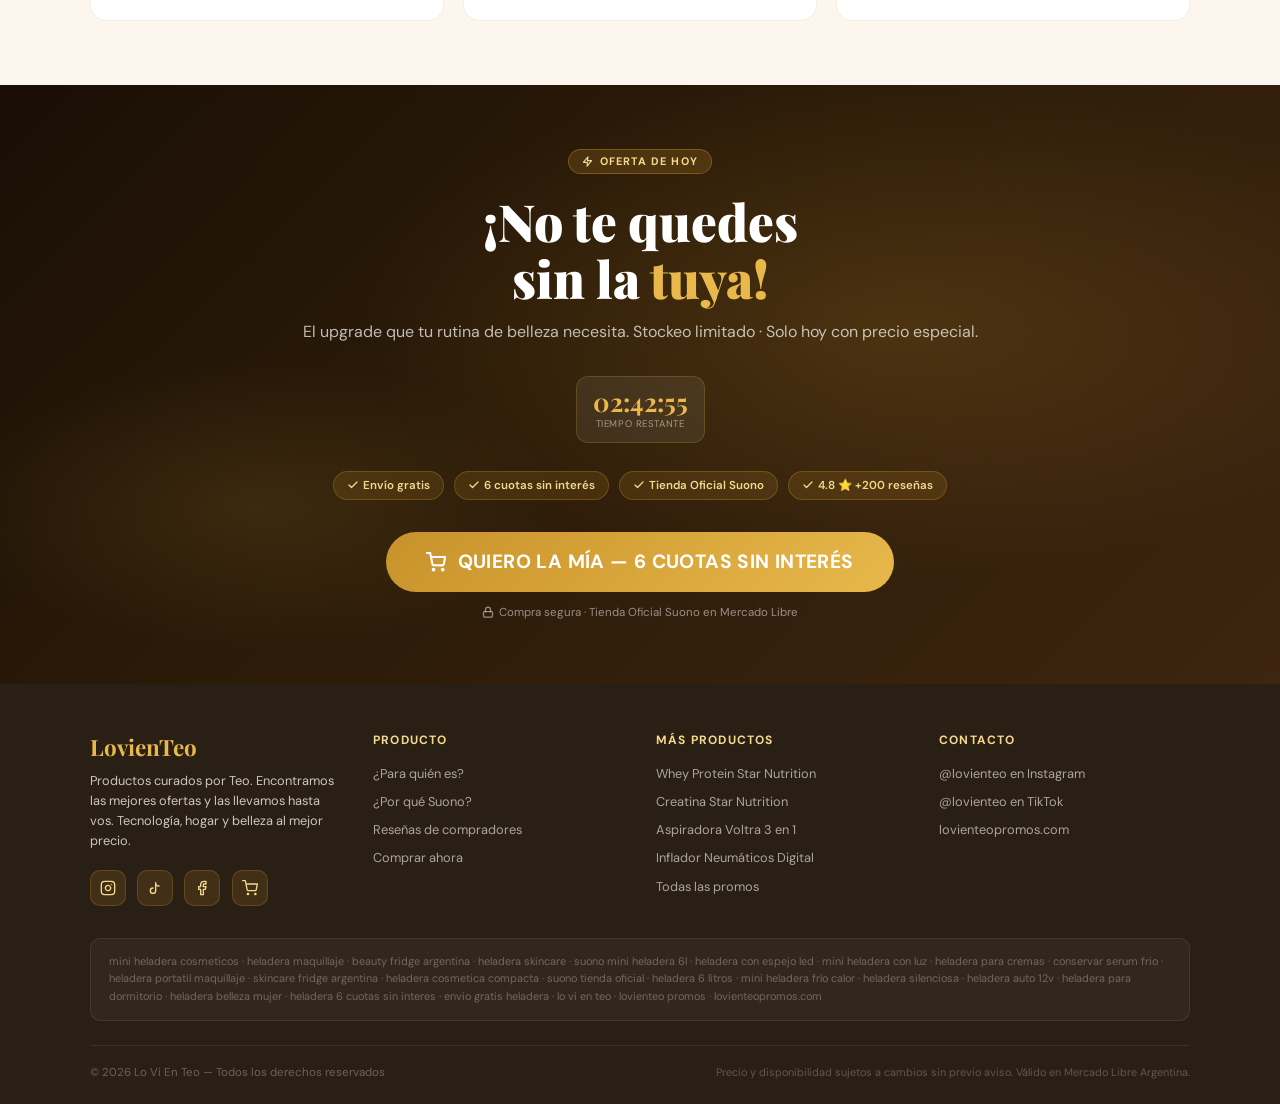
<file: public/mini-heladera-suono/index.html>
<!DOCTYPE html>
<html lang="es-AR" prefix="og: https://ogp.me/ns#">
<head>
  <meta charset="UTF-8" />
  <meta name="viewport" content="width=device-width, initial-scale=1.0" />

  <!-- ══ PRIMARY SEO ══ -->
  <title>Mini Heladera Cosméticos Suono 6L con Espejo LED | 6 Cuotas + Envío Gratis | Tienda Oficial</title>
  <meta name="description" content="Mini heladera de cosméticos Suono 6L con espejo y luz LED táctil. Conserva cremas, sérums y maquillaje. 4.8 ⭐ · +200 reseñas reales · 6 cuotas sin interés · Envío gratis. Skincare premium." />
  <meta name="keywords" content="mini heladera cosmeticos, heladera maquillaje, heladera skincare, suono mini heladera, heladera con espejo led, heladera cosmeticos 6 litros, mini heladera con luz led, heladera maquillaje argentina, skincare fridge, beauty fridge argentina, heladera belleza, conservar cremas, suero facial frio, heladera portable, lo vi en teo lovienteo, heladera cosmetica mercado libre" />
  <meta name="author" content="Lo Vi En Teo — Suono Argentina" />
  <meta name="robots" content="index, follow, max-snippet:-1, max-image-preview:large, max-video-preview:-1" />
  <meta name="googlebot" content="index, follow" />
  <meta name="bingbot" content="index, follow" />
  <meta name="theme-color" content="#fdf6ee" />
  <meta name="rating" content="general" />
  <meta name="language" content="es-AR" />
  <meta name="geo.region" content="AR" />
  <meta name="geo.country" content="Argentina" />

  <!-- ══ CANONICAL ══ -->
  <link rel="canonical" href="https://lovienteopromos.com/mini-heladera-suono/" />

  <!-- ══ OPEN GRAPH ══ -->
  <meta property="og:type"              content="product" />
  <meta property="og:site_name"         content="Lo Vi En Teo — Promos" />
  <meta property="og:title"            content="Mini Heladera Cosméticos Suono 6L con Espejo LED — 6 Cuotas + Envío Gratis" />
  <meta property="og:description"      content="Mini heladera de cosméticos con espejo y luz LED táctil. 4.8 ⭐ · +200 reseñas · Función frío/calor · Diseño compacto · 6 cuotas sin interés · Envío gratis." />
  <meta property="og:url"              content="https://lovienteopromos.com/mini-heladera-suono/" />
  <meta property="og:image"            content="https://lovienteopromos.com/mini-heladera-suono/images/suono_(1).png" />
  <meta property="og:image:alt"        content="Mini Heladera de Cosméticos Suono 6L con espejo LED dorado" />
  <meta property="og:image:width"      content="1200" />
  <meta property="og:image:height"     content="630" />
  <meta property="og:locale"           content="es_AR" />
  <meta property="product:price:currency" content="ARS" />
  <meta property="product:availability"   content="in stock" />
  <meta property="product:brand"          content="Suono" />
  <meta property="product:condition"      content="new" />

  <!-- ══ TWITTER / X CARD ══ -->
  <meta name="twitter:card"        content="summary_large_image" />
  <meta name="twitter:title"       content="Mini Heladera Cosméticos Suono 6L con Espejo LED — 6 Cuotas + Envío Gratis" />
  <meta name="twitter:description" content="Mini heladera skincare con espejo y luz LED · 4.8 ⭐ · +200 reseñas · Frío/calor · 6 cuotas sin interés · Envío gratis." />
  <meta name="twitter:image"       content="https://lovienteopromos.com/mini-heladera-suono/images/suono_(1).png" />

  <!-- ══ FAVICON ══ -->
  <link rel="icon"             type="image/svg+xml" href="/favicon.svg" />
  <link rel="shortcut icon"    href="/favicon.svg" />
  <link rel="apple-touch-icon" href="/favicon.svg" />

  <!-- ══ STRUCTURED DATA: Product ══ -->
  <script type="application/ld+json">
  {
    "@context": "https://schema.org",
    "@type": "Product",
    "name": "Mini Heladera de Cosméticos Suono 6L con Espejo y Luz LED",
    "description": "Mini heladera compacta 6 litros con espejo integrado y luz LED táctil. Función frío/calor, bajo consumo energético, funcionamiento silencioso. Ideal para skincare, maquillaje y bebidas.",
    "brand": { "@type": "Brand", "name": "Suono" },
    "image": ["https://lovienteopromos.com/mini-heladera-suono/images/suono_(1).png"],
    "sku": "SUONO-MINIFRIDGE-6L-LED",
    "category": "Electrodomésticos / Belleza y Skincare",
    "audience": { "@type": "Audience", "geographicArea": { "@type": "Country", "name": "Argentina" } },
    "offers": {
      "@type": "Offer",
      "url": "https://meli.la/1ap87Nv",
      "priceCurrency": "ARS",
      "availability": "https://schema.org/InStock",
      "itemCondition": "https://schema.org/NewCondition",
      "seller": { "@type": "Organization", "name": "Lo Vi En Teo", "url": "https://lovienteopromos.com" }
    },
    "aggregateRating": {
      "@type": "AggregateRating",
      "ratingValue": "4.8",
      "reviewCount": "200",
      "bestRating": "5",
      "worstRating": "1"
    },
    "review": [
      {
        "@type": "Review",
        "author": { "@type": "Person", "name": "Valentina G." },
        "reviewRating": { "@type": "Rating", "ratingValue": "5", "bestRating": "5" },
        "reviewBody": "La mejor compra que hice para mi rutina de skincare. Mis cremas duran el doble y el espejo con luz es perfecto para maquillarme. Super silenciosa."
      },
      {
        "@type": "Review",
        "author": { "@type": "Person", "name": "Camila R." },
        "reviewRating": { "@type": "Rating", "ratingValue": "5", "bestRating": "5" },
        "reviewBody": "Hermosa y funcional. Le da un toque de lujo a mi tocador. El LED dorado es precioso y mantiene mis sérums a la temperatura ideal."
      },
      {
        "@type": "Review",
        "author": { "@type": "Person", "name": "Lucía M." },
        "reviewRating": { "@type": "Rating", "ratingValue": "5", "bestRating": "5" },
        "reviewBody": "Llegó super rápido, cero ruido y mantiene todo perfecto. El espejo con luz es un plus enorme. La recomiendo a todas."
      }
    ]
  }
  </script>

  <!-- ══ STRUCTURED DATA: BreadcrumbList ══ -->
  <script type="application/ld+json">
  {
    "@context": "https://schema.org",
    "@type": "BreadcrumbList",
    "itemListElement": [
      { "@type": "ListItem", "position": 1, "name": "Lo Vi En Teo Promos", "item": "https://lovienteopromos.com" },
      { "@type": "ListItem", "position": 2, "name": "Mini Heladera Cosméticos Suono 6L", "item": "https://lovienteopromos.com/mini-heladera-suono/" }
    ]
  }
  </script>

  <!-- ══ STRUCTURED DATA: Organization ══ -->
  <script type="application/ld+json">
  {
    "@context": "https://schema.org",
    "@type": "Organization",
    "name": "Lo Vi En Teo",
    "url": "https://lovienteopromos.com",
    "logo": "https://lh3.googleusercontent.com/d/1csnmgKQ21P-0JcvPIfdUppsdg71I6H_q",
    "contactPoint": { "@type": "ContactPoint", "telephone": "+54-11-3141-2827", "contactType": "customer service", "areaServed": "AR", "availableLanguage": "es" },
    "sameAs": ["https://www.instagram.com/lovienteo/","https://www.facebook.com/tiendaborela/","https://www.tiktok.com/@lovienteo"]
  }
  </script>

  <!-- ══ STRUCTURED DATA: FAQPage ══ -->
  <script type="application/ld+json">
  {
    "@context": "https://schema.org",
    "@type": "FAQPage",
    "mainEntity": [
      {
        "@type": "Question",
        "name": "¿Qué productos puedo guardar en la Mini Heladera Suono?",
        "acceptedAnswer": { "@type": "Answer", "text": "Podés guardar cremas faciales, sérums, contorno de ojos, mascarillas, tónicos, perfumes, maquillaje en barra y hasta bebidas. El frío prolonga la vida útil de los activos y potencia su efecto sobre la piel." }
      },
      {
        "@type": "Question",
        "name": "¿La Mini Heladera Suono tiene envío gratis?",
        "acceptedAnswer": { "@type": "Answer", "text": "Sí, tiene envío gratis a todo el país a través de Mercado Libre. Además cuenta con 6 cuotas sin interés disponibles." }
      },
      {
        "@type": "Question",
        "name": "¿Hace ruido la Mini Heladera Suono?",
        "acceptedAnswer": { "@type": "Answer", "text": "No. Utiliza tecnología de enfriamiento termoeléctrico silenciosa, sin compresor ni motor ruidoso. Es ideal para dormitorios, baños y oficinas." }
      },
      {
        "@type": "Question",
        "name": "¿Se puede usar en el auto la Mini Heladera Suono?",
        "acceptedAnswer": { "@type": "Answer", "text": "Sí, cuenta con doble conexión de energía: enchufe doméstico estándar y puerto de auto 12V, lo que permite llevarla a viajes y usarla en cualquier vehículo." }
      },
      {
        "@type": "Question",
        "name": "¿Es marca argentina la Heladera Suono?",
        "acceptedAnswer": { "@type": "Answer", "text": "Suono es una marca nacional reconocida con Tienda Oficial en Mercado Libre Argentina, con más de 200 reseñas reales y calificación 4.8 estrellas." }
      }
    ]
  }
  </script>

  <!-- ══ FONTS ══ -->
  <link rel="preconnect" href="https://fonts.googleapis.com" />
  <link rel="preconnect" href="https://fonts.gstatic.com" crossorigin />
  <link href="https://fonts.googleapis.com/css2?family=Playfair+Display:wght@700;900&family=DM+Sans:wght@400;500;700&display=swap" rel="stylesheet" />

  <style>
    *, *::before, *::after { box-sizing: border-box; margin: 0; padding: 0; }
    html { scroll-behavior: smooth; }
    body {
      font-family: 'DM Sans', -apple-system, sans-serif;
      background: #fdf6ee;
      color: #2a1f14;
      overflow-x: hidden;
    }
    img { display: block; max-width: 100%; height: auto; }
    a { text-decoration: none; color: inherit; }

    :root {
      --gold:       #c8922a;
      --gold-light: #e8b84b;
      --gold-pale:  #f5d98e;
      --gold-glow:  rgba(200,146,42,.25);
      --cream:      #fdf6ee;
      --cream2:     #fef9f3;
      --blush:      #f7e8d8;
      --blush2:     #f0d5bc;
      --rose:       #e8b4a0;
      --rose-dark:  #c4826a;
      --warm:       #2a1f14;
      --warm2:      #5c3d1e;
      --warm3:      #8c5a30;
      --r:          16px;
    }

    @keyframes fadeUp   { from { opacity:0; transform:translateY(24px); } to { opacity:1; transform:translateY(0); } }
    @keyframes float    { 0%,100% { transform:translateY(0); } 50% { transform:translateY(-12px); } }
    @keyframes shimmer  { 0% { background-position:-200% center; } 100% { background-position:200% center; } }
    @keyframes glow     { 0%,100% { box-shadow:0 0 0 0 var(--gold-glow); } 50% { box-shadow:0 0 0 14px rgba(200,146,42,0); } }
    @keyframes ticker   { 0% { transform:translateX(100%); } 100% { transform:translateX(-100%); } }
    @keyframes sparkle  { 0%,100% { opacity:.4; transform:scale(.8); } 50% { opacity:1; transform:scale(1.1); } }

    .reveal { opacity:0; transform:translateY(20px); transition: opacity .55s ease, transform .55s ease; }
    .reveal.in { opacity:1; transform:translateY(0); }

    /* ── TOPBAR ── */
    .topbar {
      background: linear-gradient(90deg, var(--gold), var(--gold-light), var(--gold));
      padding: .42rem 1rem;
      text-align: center;
      overflow: hidden;
      position: relative;
    }
    .topbar-inner {
      display: inline-block;
      white-space: nowrap;
      animation: ticker 24s linear infinite;
      font-size: .72rem;
      font-weight: 800;
      color: #fff;
      letter-spacing: .07em;
    }

    /* ── NAVBAR ── */
    .navbar {
      background: rgba(30,20,5,.97);
      backdrop-filter: blur(12px);
      border-bottom: 1px solid rgba(200,146,42,.2);
      padding: .7rem 1.5rem;
      display: flex;
      align-items: center;
      justify-content: space-between;
      position: sticky;
      top: 0;
      z-index: 100;
    }
    .nav-logo { display: flex; align-items: center; gap: .5rem; }
    .nav-brand-text {
      font-size: 1.05rem; font-weight: 900; letter-spacing: .04em;
      color: var(--gold); font-family: 'Playfair Display', serif;
      display: flex; align-items: baseline; gap: .4rem; flex-wrap: wrap;
    }
    .nav-brand-sub {
      font-size: .6rem; font-weight: 600; color: rgba(200,146,42,.55);
      letter-spacing: .06em; font-family: 'DM Sans', sans-serif;
    }
    .nav-cta {
      display: inline-flex; align-items: center; gap: .4rem;
      background: linear-gradient(135deg, var(--gold), var(--gold-light));
      color: #fff;
      font-size: clamp(.6rem, 2vw, .72rem);
      font-weight: 900;
      letter-spacing: .04em;
      padding: .45rem .9rem;
      border-radius: 999px;
      white-space: nowrap;
      animation: glow 2.5s ease-in-out infinite;
      transition: transform .15s, filter .15s;
    }
    .nav-cta:hover { transform: scale(1.05); filter: brightness(1.1); }
    @media (max-width: 480px) {
      .nav-cta { font-size: .95rem; padding: .5rem 1.3rem; gap: .5rem; }
      .nav-cta svg { width: 17px; height: 17px; }
    }

    /* ── HERO ── */
    .hero {
      position: relative;
      background: #1a1206;
      overflow: hidden;
      padding: 2rem 1.5rem 2.5rem;
    }
    .hero-rays {
      position: absolute; inset: 0; pointer-events: none;
      background: conic-gradient(
        from 90deg at 50% -10%,
        transparent 0deg, rgba(200,146,42,.04) 20deg, transparent 40deg,
        transparent 80deg, rgba(200,146,42,.04) 100deg, transparent 120deg,
        transparent 160deg, rgba(200,146,42,.04) 180deg, transparent 200deg,
        transparent 240deg, rgba(200,146,42,.04) 260deg, transparent 280deg,
        transparent 320deg, rgba(200,146,42,.04) 340deg, transparent 360deg
      );
      z-index: 0;
    }
    .hero-scene {
      position: relative; z-index: 2;
      max-width: 960px; margin: 0 auto;
      display: flex; flex-direction: column; align-items: center;
    }
    .hero-header {
      text-align: center; margin-bottom: 1rem;
      animation: fadeUp .45s ease both;
    }
    .hero-eyebrow {
      display: inline-flex; align-items: center; gap: .4rem;
      background: rgba(200,146,42,.12); border: 1px solid rgba(200,146,42,.35);
      color: var(--gold); font-size: .68rem; font-weight: 800; letter-spacing: .1em;
      padding: .28rem .9rem; border-radius: 999px; margin-bottom: .6rem;
    }
    .hero-title {
      font-family: 'Playfair Display', serif;
      font-size: clamp(2rem, 6vw, 3.4rem);
      font-weight: 900; line-height: 1.08;
      margin-bottom: .25rem;
      color: #fff;
      text-transform: uppercase;
    }
    .hero-title .gold {
      color: var(--gold);
      background: linear-gradient(90deg, var(--gold), var(--gold-light), var(--gold));
      background-size: 200% auto;
      -webkit-background-clip: text; -webkit-text-fill-color: transparent;
      background-clip: text; animation: shimmer 3s linear infinite;
    }
    .hero-composition {
      display: grid; grid-template-columns: 1fr auto 1fr;
      align-items: center; width: 100%; gap: 0;
      animation: fadeUp .5s .1s ease both;
    }
    .hero-col-left {
      display: flex; flex-direction: column;
      align-items: flex-end; gap: .85rem; padding-right: 1rem;
    }
    .hero-col-right {
      display: flex; flex-direction: column;
      align-items: flex-start; gap: .75rem; padding-left: 1rem;
    }
    .hero-product-center {
      position: relative;
      width: min(330px, 47vw); height: min(330px, 47vw);
      display: flex; align-items: center; justify-content: center; z-index: 3;
      background: #000;
      border-radius: 20px; overflow: hidden;
      box-shadow: 0 0 60px rgba(0,0,0,.8), 0 0 0 1px rgba(200,146,42,.12);
    }
    .product-glow {
      position: absolute; inset: -8%;
      background: radial-gradient(ellipse 80% 80% at 50% 50%,
        rgba(200,146,42,.22) 0%, rgba(100,70,10,.1) 40%, transparent 68%);
      pointer-events: none; z-index: 1;
    }
    .product-img {
      position: relative; z-index: 2;
      width: 100%; height: 100%; object-fit: contain;
      animation: float 4s ease-in-out infinite;
      filter: drop-shadow(0 0 40px rgba(200,146,42,.4));
    }
    .hero-card-stars {
      background: linear-gradient(135deg, rgba(200,146,42,.15), rgba(80,50,5,.3));
      border: 1.5px solid rgba(200,146,42,.5); border-radius: 14px;
      padding: .9rem 1.1rem; text-align: center; min-width: 118px;
      box-shadow: 0 4px 22px rgba(0,0,0,.55);
    }
    .hcs-icon { font-size: 2rem; line-height: 1; margin-bottom: .2rem; }
    .hcs-num {
      display: block; font-family: 'Playfair Display', serif;
      font-size: 2.4rem; font-weight: 900; line-height: 1; color: var(--gold);
    }
    .hcs-lbl {
      display: block; font-size: .62rem; font-weight: 800; letter-spacing: .09em;
      color: rgba(255,255,255,.5); text-transform: uppercase; margin-bottom: .25rem;
    }
    .hcs-stars { display: flex; gap: 2px; justify-content: center; color: var(--gold-light); font-size: .9rem; }
    .hero-card-reviews {
      background: linear-gradient(135deg, rgba(200,146,42,.12), rgba(60,35,5,.25));
      border: 1.5px solid rgba(200,146,42,.4); border-radius: 14px;
      padding: .75rem 1rem; text-align: center; min-width: 118px;
      box-shadow: 0 4px 18px rgba(0,0,0,.5);
    }
    .hcr-icon { font-size: 1.45rem; margin-bottom: .15rem; }
    .hcr-num {
      display: block; font-family: 'Playfair Display', serif;
      font-size: 1.6rem; font-weight: 900; line-height: 1; color: var(--gold);
    }
    .hcr-lbl {
      display: block; font-size: .58rem; font-weight: 800; letter-spacing: .08em;
      color: rgba(255,255,255,.5); text-transform: uppercase; line-height: 1.3;
    }
    .hero-col-right { align-items: stretch; }
    .hero-card-promo {
      background: linear-gradient(135deg, rgba(200,146,42,.12), rgba(40,20,0,.3));
      border: 1.5px solid rgba(200,146,42,.38); border-radius: 14px;
      padding: .75rem 1rem; display: flex; align-items: center; gap: .75rem;
      min-width: 162px; box-shadow: 0 4px 18px rgba(0,0,0,.5);
      transition: border-color .2s, transform .15s;
    }
    .hero-card-promo:hover { border-color: rgba(200,146,42,.7); transform: translateX(3px); }
    .hcp-icon { font-size: 2rem; flex-shrink: 0; line-height: 1; }
    .hcp-val {
      display: block; font-family: 'Playfair Display', serif;
      font-size: 1.05rem; font-weight: 900; line-height: 1; color: var(--gold);
    }
    .hcp-desc {
      display: block; font-size: .58rem; font-weight: 700; letter-spacing: .06em;
      color: rgba(255,255,255,.5); text-transform: uppercase; line-height: 1.3;
    }
    .hero-cta {
      margin-top: 1.8rem; display: flex; flex-direction: column; align-items: center; gap: .5rem;
      animation: fadeUp .5s .3s ease both;
    }
    .btn-primary {
      display: inline-flex; align-items: center; justify-content: center; gap: .55rem;
      background: linear-gradient(135deg, var(--gold) 0%, var(--gold-light) 45%, var(--gold) 100%);
      background-size: 200% auto; color: #fff;
      font-size: clamp(.8rem, 2.8vw, 1.25rem);
      font-weight: 900; letter-spacing: .04em; text-transform: uppercase;
      white-space: normal; text-align: center;
      padding: 1rem 2rem; border-radius: 999px;
      border: none; cursor: pointer; width: 100%; max-width: 480px;
      animation: glow 2s ease-in-out infinite, shimmer 3s linear infinite;
      transition: transform .15s, filter .15s;
      box-shadow: 0 0 28px rgba(200,146,42,.4), 0 4px 20px rgba(0,0,0,.55);
      line-height: 1.2;
    }
    .btn-primary:hover { transform: scale(1.04) translateY(-2px); filter: brightness(1.08); }
    .btn-primary:active { transform: scale(.97); }
    .cta-note { font-size: .65rem; color: rgba(255,255,255,.38); display: flex; align-items: center; gap: .3rem; }
    .cta-note::before { content: '🔒'; }
    @media (max-width: 600px) {
      .hero { padding: 1.5rem 1rem 2rem; overflow: hidden; }
      .hero-scene { width: 100%; max-width: 100%; }
      .hero-header { width: 100%; }
      .hero-cta { width: 100%; }
      .hero-composition { grid-template-columns: 1fr; grid-template-rows: auto auto auto; width: 100%; }
      .hero-product-center { width: min(240px, 70vw); height: min(240px, 70vw); order: 1; margin: 0 auto; border-radius: 16px; }
      .hero-col-left {
        order: 2; display: grid; grid-template-columns: 1fr 1fr;
        align-items: stretch; padding: .5rem 0 0; gap: .5rem; width: 100%;
      }
      .hero-col-right {
        order: 3; display: grid; grid-template-columns: 1fr 1fr 1fr;
        align-items: stretch; padding: .5rem 0 0; gap: .5rem; width: 100%;
      }
      .hero-card-stars { min-width: 0; }
      .hero-card-reviews { min-width: 0; }
      .hero-card-promo { min-width: 0; padding: .6rem .5rem; gap: .35rem; flex-direction: column; align-items: center; text-align: center; }
      .hcp-icon { font-size: 1.4rem; }
      .hcp-val { font-size: .9rem; }
      .hcs-num { font-size: 1.8rem; }
      .hcr-num { font-size: 1.3rem; }
    }
    @media (min-width: 768px) {
      .btn-primary { width: auto; }
    }


    /* ── SECTION BASE ── */
    .section { padding: 4rem 1.5rem; }
    .section-inner { max-width: 1100px; margin: 0 auto; }
    .section-label {
      font-size: clamp(1.6rem, 4vw, 2.2rem);
      font-weight: 900;
      letter-spacing: .04em;
      text-transform: uppercase;
      color: var(--gold);
      margin-bottom: .5rem;
    }
    .section-title {
      font-family: 'Playfair Display', serif;
      font-size: clamp(1.8rem, 4vw, 2.8rem);
      font-weight: 900;
      line-height: 1.15;
      color: var(--warm);
      margin-bottom: .5rem;
    }
    .section-title span { color: var(--gold); }
    .section-desc {
      font-size: clamp(.9rem, 2vw, 1rem);
      color: var(--warm2);
      line-height: 1.6;
      max-width: 560px;
      margin-bottom: 2.5rem;
    }

    /* ── SECTION 1 — Para Quién Es ── */
    .s1 { background: var(--cream); }
    .angle-grid {
      display: grid;
      grid-template-columns: repeat(auto-fit, minmax(300px, 1fr));
      gap: 1.5rem;
    }
    .angle-card {
      background: var(--cream2);
      border: 1px solid rgba(200,146,42,.18);
      border-radius: 20px;
      overflow: hidden;
      transition: transform .3s ease, box-shadow .3s ease, border-color .3s;
    }
    .angle-card:hover {
      transform: translateY(-5px);
      box-shadow: 0 20px 60px rgba(200,146,42,.15);
      border-color: rgba(200,146,42,.4);
    }
    .angle-img {
      width: 100%;
      height: 220px;
      object-fit: cover;
      object-position: center;
      transition: transform .4s ease;
    }
    .angle-card:hover .angle-img { transform: scale(1.03); }
    .angle-overlay {
      position: relative;
      padding: 1.5rem;
    }
    .angle-tag {
      display: inline-flex;
      align-items: center;
      gap: .3rem;
      background: rgba(200,146,42,.12);
      border: 1px solid rgba(200,146,42,.3);
      color: var(--gold);
      font-size: .65rem;
      font-weight: 700;
      letter-spacing: .08em;
      text-transform: uppercase;
      padding: .28rem .65rem;
      border-radius: 999px;
      margin-bottom: .9rem;
    }
    .angle-h {
      font-family: 'Playfair Display', serif;
      font-size: 1.4rem;
      font-weight: 700;
      color: var(--warm);
      line-height: 1.2;
      margin-bottom: .7rem;
    }
    .angle-h span { color: var(--gold); }
    .angle-p {
      font-size: .85rem;
      color: var(--warm2);
      line-height: 1.6;
      margin-bottom: 1rem;
    }
    .angle-list {
      list-style: none;
      display: flex;
      flex-direction: column;
      gap: .45rem;
    }
    .angle-list li {
      display: flex;
      align-items: flex-start;
      gap: .5rem;
      font-size: .82rem;
      color: var(--warm2);
      line-height: 1.4;
    }
    .check-icon {
      flex-shrink: 0;
      width: 16px;
      height: 16px;
      color: var(--gold);
      margin-top: 1px;
    }

    /* ── SECTION 2 — Confianza ── */
    .s2 { background: linear-gradient(160deg, #fef9f3 0%, #fdefd8 100%); }
    .trust-cards {
      display: grid;
      grid-template-columns: repeat(auto-fit, minmax(220px, 1fr));
      gap: 1.2rem;
    }
    .trust-card {
      background: #fff;
      border: 1px solid rgba(200,146,42,.15);
      border-radius: 16px;
      padding: 1.6rem 1.4rem;
      text-align: center;
      transition: transform .3s, box-shadow .3s;
    }
    .trust-card:hover {
      transform: translateY(-4px);
      box-shadow: 0 16px 48px rgba(200,146,42,.12);
    }
    .trust-card-icon {
      width: 52px;
      height: 52px;
      background: linear-gradient(135deg, var(--gold), var(--gold-light));
      border-radius: 14px;
      display: flex;
      align-items: center;
      justify-content: center;
      margin: 0 auto 1rem;
    }
    .trust-card-icon svg { color: #fff; }
    .trust-card-title {
      font-family: 'Playfair Display', serif;
      font-size: 1rem;
      font-weight: 700;
      color: var(--warm);
      margin-bottom: .4rem;
    }
    .trust-card-desc {
      font-size: .8rem;
      color: var(--warm2);
      line-height: 1.5;
    }

    /* ── SECTION 3 — Reseñas ── */
    .s3 { background: var(--cream); }
    .reviews-header {
      display: flex;
      align-items: center;
      gap: 1rem;
      margin-bottom: 2rem;
      flex-wrap: wrap;
    }
    .reviews-score {
      display: flex;
      flex-direction: column;
      align-items: center;
      background: linear-gradient(135deg, var(--gold), var(--gold-light));
      border-radius: 16px;
      padding: 1.2rem 1.8rem;
      color: #fff;
      min-width: 110px;
    }
    .score-num {
      font-family: 'Playfair Display', serif;
      font-size: 2.8rem;
      font-weight: 900;
      line-height: 1;
    }
    .score-stars { font-size: 1rem; letter-spacing: .05em; margin: .3rem 0; }
    .score-label { font-size: .68rem; font-weight: 600; letter-spacing: .06em; opacity: .9; }
    .reviews-meta { flex: 1; }
    .reviews-meta-title {
      font-family: 'Playfair Display', serif;
      font-size: 1.4rem;
      font-weight: 700;
      color: var(--warm);
      margin-bottom: .3rem;
    }
    .reviews-meta-sub { font-size: .85rem; color: var(--warm2); }
    .reviews-grid {
      display: grid;
      grid-template-columns: repeat(auto-fit, minmax(280px, 1fr));
      gap: 1.2rem;
    }
    .review-card {
      background: #fff;
      border: 1px solid rgba(200,146,42,.15);
      border-radius: 16px;
      padding: 1.4rem;
      transition: transform .3s, box-shadow .3s;
    }
    .review-card:hover {
      transform: translateY(-3px);
      box-shadow: 0 12px 40px rgba(200,146,42,.1);
    }
    .review-stars { color: var(--gold-light); font-size: .9rem; margin-bottom: .7rem; }
    .review-text {
      font-size: .85rem;
      color: var(--warm2);
      line-height: 1.6;
      margin-bottom: 1rem;
      font-style: italic;
    }
    .review-author {
      display: flex;
      align-items: center;
      gap: .6rem;
    }
    .review-avatar {
      width: 36px;
      height: 36px;
      border-radius: 50%;
      background: linear-gradient(135deg, var(--gold-pale), var(--rose));
      display: flex;
      align-items: center;
      justify-content: center;
      font-size: .8rem;
      font-weight: 700;
      color: var(--warm);
      flex-shrink: 0;
    }
    .review-name { font-size: .82rem; font-weight: 700; color: var(--warm); }
    .review-date { font-size: .72rem; color: var(--warm3); }
    .review-verified {
      display: inline-flex;
      align-items: center;
      gap: .25rem;
      font-size: .65rem;
      font-weight: 700;
      color: #2ecc71;
      background: rgba(46,204,113,.1);
      padding: .15rem .4rem;
      border-radius: 4px;
      margin-top: .2rem;
    }

    /* ── SECTION 4 — CTA Final ── */
    .s4 {
      background: linear-gradient(135deg, #1a0e05 0%, #2a1a08 40%, #3d2510 100%);
      position: relative;
      overflow: hidden;
    }
    .s4::before {
      content: '';
      position: absolute;
      inset: 0;
      background:
        radial-gradient(ellipse 60% 60% at 70% 40%, rgba(200,146,42,.18) 0%, transparent 70%),
        radial-gradient(ellipse 40% 40% at 20% 70%, rgba(232,184,75,.1) 0%, transparent 60%);
      pointer-events: none;
    }
    .s4-inner {
      position: relative;
      max-width: 800px;
      margin: 0 auto;
      text-align: center;
      padding: 4rem 1.5rem;
    }
    .s4-tag {
      display: inline-flex;
      align-items: center;
      gap: .4rem;
      background: rgba(200,146,42,.2);
      border: 1px solid rgba(200,146,42,.4);
      color: var(--gold-pale);
      font-size: .68rem;
      font-weight: 700;
      letter-spacing: .1em;
      text-transform: uppercase;
      padding: .3rem .8rem;
      border-radius: 999px;
      margin-bottom: 1.2rem;
    }
    .s4-title {
      font-family: 'Playfair Display', serif;
      font-size: clamp(2rem, 5vw, 3.2rem);
      font-weight: 900;
      color: #fff;
      line-height: 1.1;
      margin-bottom: .8rem;
    }
    .s4-title span { color: var(--gold-light); }
    .s4-sub {
      font-size: clamp(.88rem, 2vw, 1rem);
      color: rgba(255,255,255,.7);
      line-height: 1.6;
      margin-bottom: 2rem;
    }
    .s4-pills {
      display: flex;
      justify-content: center;
      flex-wrap: wrap;
      gap: .6rem;
      margin-bottom: 2rem;
    }
    .s4-pill {
      display: inline-flex;
      align-items: center;
      gap: .3rem;
      background: rgba(200,146,42,.15);
      border: 1px solid rgba(200,146,42,.3);
      color: var(--gold-pale);
      font-size: .72rem;
      font-weight: 600;
      padding: .35rem .8rem;
      border-radius: 999px;
    }
    .btn-primary-lg {
      display: inline-flex;
      align-items: center;
      gap: .7rem;
      background: linear-gradient(135deg, var(--gold), var(--gold-light));
      color: #fff;
      font-size: clamp(.95rem, 2.5vw, 1.2rem);
      font-weight: 700;
      padding: 1.1rem 2.5rem;
      border-radius: 999px;
      animation: glow 2.5s ease-in-out infinite;
      transition: transform .15s, filter .15s;
      letter-spacing: .02em;
    }
    .btn-primary-lg:hover { transform: scale(1.04); filter: brightness(1.1); }
    .s4-secure {
      margin-top: .8rem;
      font-size: .72rem;
      color: rgba(255,255,255,.5);
      display: flex;
      align-items: center;
      justify-content: center;
      gap: .3rem;
    }
    .countdown-wrap {
      display: flex;
      justify-content: center;
      gap: 1rem;
      margin-bottom: 1.8rem;
    }
    .countdown-box {
      display: flex;
      flex-direction: column;
      align-items: center;
      background: rgba(255,255,255,.07);
      border: 1px solid rgba(200,146,42,.25);
      border-radius: 12px;
      padding: .7rem 1rem;
      min-width: 60px;
    }
    .countdown-num {
      font-family: 'Playfair Display', serif;
      font-size: 1.6rem;
      font-weight: 700;
      color: var(--gold-light);
      line-height: 1;
    }
    .countdown-label { font-size: .6rem; color: rgba(255,255,255,.5); margin-top: .2rem; letter-spacing: .06em; }

    /* ── FOOTER ── */
    footer {
      background: var(--warm);
      color: rgba(255,255,255,.75);
      padding: 3rem 1.5rem 1.5rem;
    }
    .footer-inner {
      max-width: 1100px;
      margin: 0 auto;
    }
    .footer-top {
      display: grid;
      grid-template-columns: repeat(auto-fit, minmax(200px, 1fr));
      gap: 2rem;
      margin-bottom: 2rem;
    }
    .footer-brand {
      font-family: 'Playfair Display', serif;
      font-size: 1.4rem;
      font-weight: 700;
      color: var(--gold-light);
      margin-bottom: .6rem;
    }
    .footer-tagline {
      font-size: .8rem;
      line-height: 1.55;
      margin-bottom: 1.2rem;
    }
    .footer-socials {
      display: flex;
      gap: .7rem;
    }
    .social-btn {
      width: 36px;
      height: 36px;
      border-radius: 10px;
      background: rgba(200,146,42,.15);
      border: 1px solid rgba(200,146,42,.25);
      display: flex;
      align-items: center;
      justify-content: center;
      color: var(--gold-pale);
      transition: background .2s, transform .2s;
    }
    .social-btn:hover { background: var(--gold); color: #fff; transform: translateY(-2px); }
    .footer-col-title {
      font-size: .75rem;
      font-weight: 700;
      text-transform: uppercase;
      letter-spacing: .1em;
      color: var(--gold-pale);
      margin-bottom: .9rem;
    }
    .footer-links { list-style: none; display: flex; flex-direction: column; gap: .45rem; }
    .footer-links a {
      font-size: .8rem;
      color: rgba(255,255,255,.6);
      transition: color .2s;
    }
    .footer-links a:hover { color: var(--gold-light); }
    .footer-keywords {
      background: rgba(255,255,255,.04);
      border: 1px solid rgba(255,255,255,.08);
      border-radius: 10px;
      padding: .9rem 1.1rem;
      margin-bottom: 1.5rem;
    }
    .footer-keywords p {
      font-size: .68rem;
      color: rgba(255,255,255,.3);
      line-height: 1.6;
    }
    .footer-bottom {
      border-top: 1px solid rgba(255,255,255,.08);
      padding-top: 1.2rem;
      display: flex;
      justify-content: space-between;
      align-items: center;
      flex-wrap: wrap;
      gap: .5rem;
    }
    .footer-copy { font-size: .72rem; color: rgba(255,255,255,.3); }
    .footer-legal { font-size: .68rem; color: rgba(255,255,255,.25); }


    /* ── SPARKLES ── */
    .sparkle {
      position: absolute;
      width: 6px;
      height: 6px;
      border-radius: 50%;
      background: var(--gold-light);
      pointer-events: none;
    }

  </style>

  <!-- ══ ANALYTICS ══ -->
  <script>
    (function(){
      const SLUG='mini-heladera-suono';
      const EP='https://rbhkrnbqiblmixfcxhpj.supabase.co/functions/v1/track';
      const AK='eyJhbGciOiJIUzI1NiIsInR5cCI6IkpXVCJ9.eyJpc3MiOiJzdXBhYmFzZSIsInJlZiI6InJiaGtybmJxaWJsbWl4ZmN4aHBqIiwicm9sZSI6ImFub24iLCJpYXQiOjE3NDc2NjU4MDQsImV4cCI6MjA2MzI0MTgwNH0.MsME_jKSLxS9f8m9kqLjllINkVAJ7jKHCz4fq80x1QE';
      const h={'Content-Type':'application/json','Authorization':'Bearer '+AK};
      let sid=sessionStorage.getItem('sid');
      if(!sid){sid=Math.random().toString(36).slice(2)+Date.now().toString(36);sessionStorage.setItem('sid',sid);}
      const t0=Date.now();
      let maxScroll=0,engaged=false,tEngage=null;
      function send(type,extra){fetch(EP,{method:'POST',headers:h,body:JSON.stringify({slug:SLUG,type,sid,...extra})}).catch(()=>{});}
      send('pageview',{ref:document.referrer,url:location.href,utm_source:new URLSearchParams(location.search).get('utm_source'),utm_medium:new URLSearchParams(location.search).get('utm_medium'),utm_campaign:new URLSearchParams(location.search).get('utm_campaign')});
      window.addEventListener('scroll',()=>{
        const pct=Math.round((window.scrollY/(document.body.scrollHeight-window.innerHeight||1))*100);
        if(pct>maxScroll){maxScroll=pct;send('scroll',{pct});}
        if(pct>30&&!engaged){engaged=true;tEngage=Date.now();}
      },{passive:true});
      document.querySelectorAll('[data-cta]').forEach(el=>{
        el.addEventListener('click',()=>{send('cta_click',{label:el.dataset.cta,btn_position:el.dataset.pos||'body',time_sec:Math.round((Date.now()-t0)/1000)});});
      });
      window.addEventListener('beforeunload',()=>{
        const sec=Math.round((Date.now()-t0)/1000);
        send('session_end',{time_sec:sec,max_scroll:maxScroll});
      });
      const io=new IntersectionObserver((entries)=>{
        entries.forEach(e=>{if(e.isIntersecting)send('section_view',{section:e.target.dataset.section,time_sec:Math.round((Date.now()-t0)/1000)});});
      },{threshold:.4});
      document.querySelectorAll('[data-section]').forEach(el=>io.observe(el));
    })();
  </script>
  <script>
    window.addEventListener('DOMContentLoaded',()=>{
      const obs=new IntersectionObserver(entries=>entries.forEach(e=>{if(e.isIntersecting)e.target.classList.add('in');}),{threshold:.12});
      document.querySelectorAll('.reveal').forEach(el=>obs.observe(el));
      // Countdown
      function tick(){
        const now=new Date();
        const end=new Date(now); end.setHours(23,59,59,999);
        const diff=end-now;
        const hh=String(Math.floor(diff/3600000)).padStart(2,'0');
        const mm=String(Math.floor((diff%3600000)/60000)).padStart(2,'0');
        const ss=String(Math.floor((diff%60000)/1000)).padStart(2,'0');
        const el=document.getElementById('cdown');
        if(el) el.textContent=`${hh}:${mm}:${ss}`;
      }
      tick(); setInterval(tick,1000);
    });
  </script>
</head>
<body>

<!-- ══ TOPBAR ══ -->
<div class="topbar" role="banner" aria-label="Oferta especial">
  <span class="topbar-inner" aria-label="Tienda Oficial Suono · 4.8 ⭐ más de 200 reseñas reales · 6 cuotas sin interés · Envío gratis a todo el país · Tienda Oficial Suono · 4.8 ⭐ más de 200 reseñas reales · 6 cuotas sin interés · Envío gratis a todo el país">
    ✨ Tienda Oficial Suono &nbsp;·&nbsp; 4.8 ⭐ +200 reseñas reales &nbsp;·&nbsp; 6 cuotas sin interés &nbsp;·&nbsp; Envío gratis a todo el país &nbsp;·&nbsp; ✨ Tienda Oficial Suono &nbsp;·&nbsp; 4.8 ⭐ +200 reseñas reales &nbsp;·&nbsp; 6 cuotas sin interés &nbsp;·&nbsp; Envío gratis a todo el país
  </span>
</div>

<!-- ══ NAVBAR ══ -->
<nav class="navbar" role="navigation" aria-label="Navegación principal">
  <div class="nav-logo">
    <span class="nav-brand-text">LovienTeo <span class="nav-brand-sub">Productos Curados por Teo!</span></span>
  </div>
  <a href="https://meli.la/1ap87Nv"
     class="nav-cta"
     data-cta="Comprar Ahora — Header"
     data-pos="header"
     rel="noopener sponsored"
     aria-label="Comprar Mini Heladera Suono">
    <svg width="13" height="13" viewBox="0 0 24 24" fill="none" stroke="currentColor" stroke-width="3" stroke-linecap="round" stroke-linejoin="round" aria-hidden="true"><circle cx="9" cy="21" r="1"/><circle cx="20" cy="21" r="1"/><path d="M1 1h4l2.68 13.39a2 2 0 0 0 2 1.61h9.72a2 2 0 0 0 2-1.61L23 6H6"/></svg>
    COMPRAR AHORA
  </a>
</nav>

<!-- ══ HERO ══ -->
<section class="hero" aria-label="Producto principal" data-section="hero">
  <div class="hero-rays" aria-hidden="true"></div>

  <div class="hero-scene">

    <!-- HEADER -->
    <div class="hero-header">
      <div class="hero-eyebrow">✨ &nbsp;SUONO NACIONAL · TIENDA OFICIAL</div>
      <h1 class="hero-title">
        Mini Heladera<br>
        <span class="gold">Cosméticos</span><br>
        con Espejo LED
      </h1>
    </div>

    <!-- COMPOSICIÓN -->
    <div class="hero-composition">

      <!-- IZQUIERDA -->
      <div class="hero-col-left">
        <div class="hero-card-stars">
          <div class="hcs-icon">⭐</div>
          <span class="hcs-num">4.8</span>
          <span class="hcs-lbl">Estrellas</span>
          <div class="hcs-stars"><span>★</span><span>★</span><span>★</span><span>★</span><span>★</span></div>
        </div>
        <div class="hero-card-reviews">
          <div class="hcr-icon">💬</div>
          <span class="hcr-num">+200</span>
          <span class="hcr-lbl">Reseñas<br>Reales</span>
        </div>
      </div>

      <!-- CENTRO: imagen producto -->
      <div class="hero-product-center">
        <div class="product-glow" aria-hidden="true"></div>
        <img class="product-img"
             src="images/suono_(1).png"
             alt="Mini Heladera de Cosméticos Suono 6L con espejo LED dorado"
             loading="eager" fetchpriority="high" />
      </div>

      <!-- DERECHA -->
      <div class="hero-col-right">
        <div class="hero-card-promo">
          <div class="hcp-icon">💳</div>
          <div>
            <span class="hcp-val">6 Cuotas</span>
            <span class="hcp-desc">Sin Interés</span>
          </div>
        </div>
        <div class="hero-card-promo">
          <div class="hcp-icon">🚚</div>
          <div>
            <span class="hcp-val">¡Envío Gratis!</span>
            <span class="hcp-desc">Todo el País</span>
          </div>
        </div>
        <div class="hero-card-promo">
          <div class="hcp-icon">🪞</div>
          <div>
            <span class="hcp-val">Espejo LED</span>
            <span class="hcp-desc">Táctil · 6 Litros</span>
          </div>
        </div>
      </div>

    </div>

    <!-- CTA -->
    <div class="hero-cta">
      <a class="btn-primary" href="https://meli.la/1ap87Nv" target="_blank" rel="noopener sponsored"
         data-cta="Comprar Ahora — Hero" data-pos="hero"
         aria-label="Comprar Mini Heladera Suono en Mercado Libre">
        <svg width="20" height="20" viewBox="0 0 24 24" fill="none" stroke="currentColor" stroke-width="3" stroke-linecap="round" stroke-linejoin="round" aria-hidden="true">
          <circle cx="9" cy="21" r="1"/><circle cx="20" cy="21" r="1"/>
          <path d="M1 1h4l2.68 13.39a2 2 0 0 0 2 1.61h9.72a2 2 0 0 0 2-1.61L23 6H6"/>
        </svg>
        COMPRAR AHORA — 6 CUOTAS SIN INTERÉS
      </a>
      <span class="cta-note">Compra segura · Tienda Oficial Suono</span>
    </div>

  </div>
</section>


<!-- ══ SECTION 1 — PARA QUIÉN ES ══ -->
<section class="section s1" aria-labelledby="s1-title" data-section="section-para-quien">
  <div class="section-inner">
    <div class="text-center" style="text-align:center;margin-bottom:2.5rem;">
      <div class="section-label" style="text-align:center;">¿Para quién es?</div>
      <h2 class="section-title" id="s1-title" style="text-align:center;">Dos usos diferentes, con <span>Alto Diseño</span></h2>
      <p class="section-desc" style="margin:0 auto 0;text-align:center;">Dale un upgrade a tu rutina de belleza. Dos mundos, una sola heladera.</p>
    </div>

    <div class="angle-grid">
      <!-- Card 1 — Belleza y Skincare -->
      <div class="angle-card reveal" data-section="section-skincare">
        <img class="angle-img"
             src="images/magnific_crea-una-version-apaisada_3009899788.png"
             alt="Mini heladera Suono para cosméticos y skincare — cremas y sérums"
             loading="lazy"
             width="600"
             height="220" />
        <div class="angle-overlay">
          <div class="angle-tag">
            <svg width="10" height="10" viewBox="0 0 24 24" fill="none" stroke="currentColor" stroke-width="2.5" stroke-linecap="round" stroke-linejoin="round" aria-hidden="true"><path d="M20.84 4.61a5.5 5.5 0 0 0-7.78 0L12 5.67l-1.06-1.06a5.5 5.5 0 0 0-7.78 7.78l1.06 1.06L12 21.23l7.78-7.78 1.06-1.06a5.5 5.5 0 0 0 0-7.78z"/></svg>
            Belleza &amp; Skincare
          </div>
          <h3 class="angle-h">Tu ritual de <span>belleza</span><br>al nivel premium</h3>
          <p class="angle-p">Prolonga la vida útil de tus activos y potenciá cada producto. El frío mejora la absorción y el efecto de tus sérums y cremas.</p>
          <ul class="angle-list">
            <li>
              <svg class="check-icon" viewBox="0 0 24 24" fill="none" stroke="currentColor" stroke-width="2.5" stroke-linecap="round" stroke-linejoin="round" aria-hidden="true"><polyline points="20 6 9 17 4 12"/></svg>
              Conserva cremas, sérums y maquillaje prolongando su vida útil
            </li>
            <li>
              <svg class="check-icon" viewBox="0 0 24 24" fill="none" stroke="currentColor" stroke-width="2.5" stroke-linecap="round" stroke-linejoin="round" aria-hidden="true"><polyline points="20 6 9 17 4 12"/></svg>
              Temperatura ajustable: bebidas frías o toallas calientes según necesites
            </li>
            <li>
              <svg class="check-icon" viewBox="0 0 24 24" fill="none" stroke="currentColor" stroke-width="2.5" stroke-linecap="round" stroke-linejoin="round" aria-hidden="true"><polyline points="20 6 9 17 4 12"/></svg>
              Iluminación LED dorada para maquillarte con luz perfecta
            </li>
            <li>
              <svg class="check-icon" viewBox="0 0 24 24" fill="none" stroke="currentColor" stroke-width="2.5" stroke-linecap="round" stroke-linejoin="round" aria-hidden="true"><polyline points="20 6 9 17 4 12"/></svg>
              Compacta y versátil: se adapta a cualquier espacio del tocador
            </li>
          </ul>
        </div>
      </div>

      <!-- Card 2 — Productos y Bebidas -->
      <div class="angle-card reveal" data-section="section-bebidas">
        <img class="angle-img"
             src="images/magnific_crea-una-version-de-la-im_3009921291.png"
             alt="Mini heladera Suono para productos y bebidas — cocina moderna"
             loading="lazy"
             width="600"
             height="220" />
        <div class="angle-overlay">
          <div class="angle-tag">
            <svg width="10" height="10" viewBox="0 0 24 24" fill="none" stroke="currentColor" stroke-width="2.5" stroke-linecap="round" stroke-linejoin="round" aria-hidden="true"><path d="M18 8h1a4 4 0 0 1 0 8h-1"/><path d="M2 8h16v9a4 4 0 0 1-4 4H6a4 4 0 0 1-4-4V8z"/><line x1="6" y1="1" x2="6" y2="4"/><line x1="10" y1="1" x2="10" y2="4"/><line x1="14" y1="1" x2="14" y2="4"/></svg>
            Productos &amp; Bebidas
          </div>
          <h3 class="angle-h">Versátil para <span>toda ocasión</span></h3>
          <p class="angle-p">No solo belleza — llevala a la habitación, el baño, la oficina o el auto. Una heladera para cada momento de tu día.</p>
          <ul class="angle-list">
            <li>
              <svg class="check-icon" viewBox="0 0 24 24" fill="none" stroke="currentColor" stroke-width="2.5" stroke-linecap="round" stroke-linejoin="round" aria-hidden="true"><polyline points="20 6 9 17 4 12"/></svg>
              Función frío/calor según tu necesidad del momento
            </li>
            <li>
              <svg class="check-icon" viewBox="0 0 24 24" fill="none" stroke="currentColor" stroke-width="2.5" stroke-linecap="round" stroke-linejoin="round" aria-hidden="true"><polyline points="20 6 9 17 4 12"/></svg>
              Diseño compacto y portátil: dormitorio, baño, oficina o viajes
            </li>
            <li>
              <svg class="check-icon" viewBox="0 0 24 24" fill="none" stroke="currentColor" stroke-width="2.5" stroke-linecap="round" stroke-linejoin="round" aria-hidden="true"><polyline points="20 6 9 17 4 12"/></svg>
              Bajo consumo energético: eficiencia para uso continuo
            </li>
            <li>
              <svg class="check-icon" viewBox="0 0 24 24" fill="none" stroke="currentColor" stroke-width="2.5" stroke-linecap="round" stroke-linejoin="round" aria-hidden="true"><polyline points="20 6 9 17 4 12"/></svg>
              Funcionamiento silencioso: ideal para cualquier ambiente
            </li>
            <li>
              <svg class="check-icon" viewBox="0 0 24 24" fill="none" stroke="currentColor" stroke-width="2.5" stroke-linecap="round" stroke-linejoin="round" aria-hidden="true"><polyline points="20 6 9 17 4 12"/></svg>
              Doble conexión: enchufe doméstico y puerto auto 12V
            </li>
          </ul>
        </div>
      </div>
    </div>
  </div>
</section>

<!-- ══ SECTION 2 — CONFIANZA ══ -->
<section class="section s2" aria-labelledby="s2-title" data-section="section-confianza">
  <div class="section-inner">
    <div style="text-align:center;margin-bottom:2.5rem;">
      <div class="section-label">Tu tranquilidad</div>
      <h2 class="section-title" id="s2-title">Comprá con total <span>confianza</span></h2>
      <p class="section-desc" style="margin:0 auto;">Suono es una marca nacional reconocida con presencia oficial en Mercado Libre y miles de clientes satisfechas en todo el país.</p>
    </div>
    <div class="trust-cards">
      <div class="trust-card reveal">
        <div class="trust-card-icon">
          <svg width="22" height="22" viewBox="0 0 24 24" fill="none" stroke="currentColor" stroke-width="2.5" stroke-linecap="round" stroke-linejoin="round" aria-hidden="true"><path d="M12 22s8-4 8-10V5l-8-3-8 3v7c0 6 8 10 8 10z"/></svg>
        </div>
        <div class="trust-card-title">Tienda Oficial Suono</div>
        <div class="trust-card-desc">Comprás directo al fabricante. Garantía y soporte post-venta asegurado con respaldo de Mercado Libre.</div>
      </div>
      <div class="trust-card reveal">
        <div class="trust-card-icon">
          <svg width="22" height="22" viewBox="0 0 24 24" fill="none" stroke="currentColor" stroke-width="2.5" stroke-linecap="round" stroke-linejoin="round" aria-hidden="true"><polyline points="9 11 12 14 22 4"/><path d="M21 12v7a2 2 0 0 1-2 2H5a2 2 0 0 1-2-2V5a2 2 0 0 1 2-2h11"/></svg>
        </div>
        <div class="trust-card-title">+200 Reseñas Reales</div>
        <div class="trust-card-desc">4.8 estrellas verificadas en Mercado Libre. Compradoras reales que ya disfrutan de su Mini Heladera Suono.</div>
      </div>
      <div class="trust-card reveal">
        <div class="trust-card-icon">
          <svg width="22" height="22" viewBox="0 0 24 24" fill="none" stroke="currentColor" stroke-width="2.5" stroke-linecap="round" stroke-linejoin="round" aria-hidden="true"><line x1="12" y1="1" x2="12" y2="23"/><path d="M17 5H9.5a3.5 3.5 0 0 0 0 7h5a3.5 3.5 0 0 1 0 7H6"/></svg>
        </div>
        <div class="trust-card-title">6 Cuotas Sin Interés</div>
        <div class="trust-card-desc">Financiá tu compra en 6 cómodas cuotas sin recargo. Disponible con las principales tarjetas de crédito.</div>
      </div>
      <div class="trust-card reveal">
        <div class="trust-card-icon">
          <svg width="22" height="22" viewBox="0 0 24 24" fill="none" stroke="currentColor" stroke-width="2.5" stroke-linecap="round" stroke-linejoin="round" aria-hidden="true"><rect x="1" y="3" width="15" height="13"/><polygon points="16 8 20 8 23 11 23 16 16 16 16 8"/><circle cx="5.5" cy="18.5" r="2.5"/><circle cx="18.5" cy="18.5" r="2.5"/></svg>
        </div>
        <div class="trust-card-title">Envío Gratis</div>
        <div class="trust-card-desc">Envío gratuito a todo el país con Mercado Envíos Full. Seguimiento en tiempo real de tu pedido.</div>
      </div>
      <div class="trust-card reveal">
        <div class="trust-card-icon">
          <svg width="22" height="22" viewBox="0 0 24 24" fill="none" stroke="currentColor" stroke-width="2.5" stroke-linecap="round" stroke-linejoin="round" aria-hidden="true"><path d="M21 15a2 2 0 0 1-2 2H7l-4 4V5a2 2 0 0 1 2-2h14a2 2 0 0 1 2 2z"/></svg>
        </div>
        <div class="trust-card-title">Soporte en Español</div>
        <div class="trust-card-desc">Atención al cliente local, en español, disponible a través de Mercado Libre con respuesta rápida.</div>
      </div>
      <div class="trust-card reveal">
        <div class="trust-card-icon">
          <svg width="22" height="22" viewBox="0 0 24 24" fill="none" stroke="currentColor" stroke-width="2.5" stroke-linecap="round" stroke-linejoin="round" aria-hidden="true"><path d="M20.84 4.61a5.5 5.5 0 0 0-7.78 0L12 5.67l-1.06-1.06a5.5 5.5 0 0 0-7.78 7.78l1.06 1.06L12 21.23l7.78-7.78 1.06-1.06a5.5 5.5 0 0 0 0-7.78z"/></svg>
        </div>
        <div class="trust-card-title">Garantía Incluida</div>
        <div class="trust-card-desc">Respaldo de fábrica y protección al comprador de Mercado Libre. Tu inversión en belleza está protegida.</div>
      </div>
    </div>
  </div>
</section>

<!-- ══ SECTION 3 — RESEÑAS ══ -->
<section class="section s3" aria-labelledby="s3-title" data-section="section-resenas">
  <div class="section-inner">
    <div class="reviews-header reveal">
      <div class="reviews-score" aria-label="Puntuación 4.8 de 5 estrellas">
        <div class="score-num">4.8</div>
        <div class="score-stars" aria-hidden="true">★★★★★</div>
        <div class="score-label">+200 RESEÑAS</div>
      </div>
      <div class="reviews-meta">
        <div class="section-label">Lo que dicen</div>
        <h2 class="reviews-meta-title" id="s3-title">Reseñas <span style="color:var(--gold)">reales</span> de compradores</h2>
        <div class="reviews-meta-sub">Todas verificadas en Mercado Libre. Opiniones de mujeres que ya transformaron su rutina de belleza.</div>
      </div>
    </div>
    <div class="reviews-grid">
      <div class="review-card reveal">
        <div class="review-stars" aria-label="5 estrellas">★★★★★</div>
        <p class="review-text">"La mejor compra que hice para mi rutina de skincare. Mis cremas duran el doble y el espejo con luz es perfecto para maquillarme de noche. Encima es totalmente silenciosa, la tengo en el dormitorio y no molesta para nada."</p>
        <div class="review-author">
          <div class="review-avatar" aria-hidden="true">VG</div>
          <div>
            <div class="review-name">Valentina G.</div>
            <div class="review-date">Buenos Aires · Mayo 2026</div>
            <div class="review-verified">
              <svg width="10" height="10" viewBox="0 0 24 24" fill="none" stroke="currentColor" stroke-width="2.5" stroke-linecap="round" stroke-linejoin="round" aria-hidden="true"><polyline points="20 6 9 17 4 12"/></svg>
              Compra verificada
            </div>
          </div>
        </div>
      </div>
      <div class="review-card reveal">
        <div class="review-stars" aria-label="5 estrellas">★★★★★</div>
        <p class="review-text">"Hermosa y funcional. Le da un toque de lujo a mi tocador. El LED dorado es precioso y mantiene mis sérums y contorno de ojos a la temperatura ideal. Se nota un montón la diferencia al aplicarlo frío. 100% recomendada."</p>
        <div class="review-author">
          <div class="review-avatar" aria-hidden="true">CR</div>
          <div>
            <div class="review-name">Camila R.</div>
            <div class="review-date">Córdoba · Abril 2026</div>
            <div class="review-verified">
              <svg width="10" height="10" viewBox="0 0 24 24" fill="none" stroke="currentColor" stroke-width="2.5" stroke-linecap="round" stroke-linejoin="round" aria-hidden="true"><polyline points="20 6 9 17 4 12"/></svg>
              Compra verificada
            </div>
          </div>
        </div>
      </div>
      <div class="review-card reveal">
        <div class="review-stars" aria-label="5 estrellas">★★★★★</div>
        <p class="review-text">"Llegó super rápido, perfectamente embalada. Cero ruido y mantiene todo a la temperatura exacta. El espejo con luz es un plus enorme para el día a día. Ya se la recomendé a todas mis amigas."</p>
        <div class="review-author">
          <div class="review-avatar" aria-hidden="true">LM</div>
          <div>
            <div class="review-name">Lucía M.</div>
            <div class="review-date">Rosario · Mayo 2026</div>
            <div class="review-verified">
              <svg width="10" height="10" viewBox="0 0 24 24" fill="none" stroke="currentColor" stroke-width="2.5" stroke-linecap="round" stroke-linejoin="round" aria-hidden="true"><polyline points="20 6 9 17 4 12"/></svg>
              Compra verificada
            </div>
          </div>
        </div>
      </div>
      <div class="review-card reveal">
        <div class="review-stars" aria-label="5 estrellas">★★★★★</div>
        <p class="review-text">"Soñaba con tener una heladera para mis cosméticos y esta superó todas mis expectativas. Diseño elegante, luz perfecta para maquillarme, y la función calor es ideal para toallas. ¡Impecable!"</p>
        <div class="review-author">
          <div class="review-avatar" aria-hidden="true">SP</div>
          <div>
            <div class="review-name">Sofía P.</div>
            <div class="review-date">Mendoza · Abril 2026</div>
            <div class="review-verified">
              <svg width="10" height="10" viewBox="0 0 24 24" fill="none" stroke="currentColor" stroke-width="2.5" stroke-linecap="round" stroke-linejoin="round" aria-hidden="true"><polyline points="20 6 9 17 4 12"/></svg>
              Compra verificada
            </div>
          </div>
        </div>
      </div>
      <div class="review-card reveal">
        <div class="review-stars" aria-label="5 estrellas">★★★★★</div>
        <p class="review-text">"La uso para mi crema antienvejecimiento y el serum de vitamina C. Desde que los guardo fríos note una diferencia enorme en la piel. Además cabe perfecta en mi baño. Excelente producto Suono."</p>
        <div class="review-author">
          <div class="review-avatar" aria-hidden="true">MF</div>
          <div>
            <div class="review-name">María F.</div>
            <div class="review-date">CABA · Mayo 2026</div>
            <div class="review-verified">
              <svg width="10" height="10" viewBox="0 0 24 24" fill="none" stroke="currentColor" stroke-width="2.5" stroke-linecap="round" stroke-linejoin="round" aria-hidden="true"><polyline points="20 6 9 17 4 12"/></svg>
              Compra verificada
            </div>
          </div>
        </div>
      </div>
      <div class="review-card reveal">
        <div class="review-stars" aria-label="5 estrellas">★★★★★</div>
        <p class="review-text">"Perfecta para llevar al trabajo. La conecto al auto con el cable 12V y mis bebidas llegan frías. En la oficina la enchufé al tomacorriente. Diseño muy bonito, parece cara y es accesible. Muy feliz."</p>
        <div class="review-author">
          <div class="review-avatar" aria-hidden="true">AC</div>
          <div>
            <div class="review-name">Agustina C.</div>
            <div class="review-date">Mar del Plata · Mayo 2026</div>
            <div class="review-verified">
              <svg width="10" height="10" viewBox="0 0 24 24" fill="none" stroke="currentColor" stroke-width="2.5" stroke-linecap="round" stroke-linejoin="round" aria-hidden="true"><polyline points="20 6 9 17 4 12"/></svg>
              Compra verificada
            </div>
          </div>
        </div>
      </div>
    </div>
  </div>
</section>

<!-- ══ SECTION 4 — CTA FINAL ══ -->
<section class="s4" aria-labelledby="s4-title" data-section="section-cta-final">
  <div class="s4-inner">
    <div class="s4-tag reveal">
      <svg width="11" height="11" viewBox="0 0 24 24" fill="none" stroke="currentColor" stroke-width="2.5" stroke-linecap="round" stroke-linejoin="round" aria-hidden="true"><polygon points="13 2 3 14 12 14 11 22 21 10 12 10 13 2"/></svg>
      Oferta de hoy
    </div>
    <h2 class="s4-title reveal" id="s4-title">¡No te quedes<br>sin la <span>tuya!</span></h2>
    <p class="s4-sub reveal">El upgrade que tu rutina de belleza necesita. Stockeo limitado · Solo hoy con precio especial.</p>
    <div class="countdown-wrap reveal" aria-label="Tiempo restante de la oferta">
      <div class="countdown-box">
        <div class="countdown-num" id="cdown" aria-live="polite">--:--:--</div>
        <div class="countdown-label">TIEMPO RESTANTE</div>
      </div>
    </div>
    <div class="s4-pills reveal">
      <span class="s4-pill">
        <svg width="12" height="12" viewBox="0 0 24 24" fill="none" stroke="currentColor" stroke-width="2.5" stroke-linecap="round" stroke-linejoin="round" aria-hidden="true"><polyline points="20 6 9 17 4 12"/></svg>
        Envío gratis
      </span>
      <span class="s4-pill">
        <svg width="12" height="12" viewBox="0 0 24 24" fill="none" stroke="currentColor" stroke-width="2.5" stroke-linecap="round" stroke-linejoin="round" aria-hidden="true"><polyline points="20 6 9 17 4 12"/></svg>
        6 cuotas sin interés
      </span>
      <span class="s4-pill">
        <svg width="12" height="12" viewBox="0 0 24 24" fill="none" stroke="currentColor" stroke-width="2.5" stroke-linecap="round" stroke-linejoin="round" aria-hidden="true"><polyline points="20 6 9 17 4 12"/></svg>
        Tienda Oficial Suono
      </span>
      <span class="s4-pill">
        <svg width="12" height="12" viewBox="0 0 24 24" fill="none" stroke="currentColor" stroke-width="2.5" stroke-linecap="round" stroke-linejoin="round" aria-hidden="true"><polyline points="20 6 9 17 4 12"/></svg>
        4.8 ⭐ +200 reseñas
      </span>
    </div>
    <a href="https://meli.la/1ap87Nv"
       class="btn-primary-lg reveal"
       data-cta="Comprar Ahora — CTA Final"
       data-pos="footer"
       rel="noopener sponsored"
       aria-label="Comprar Mini Heladera Suono en Mercado Libre con 6 cuotas sin interés">
      <svg width="20" height="20" viewBox="0 0 24 24" fill="none" stroke="currentColor" stroke-width="2.5" stroke-linecap="round" stroke-linejoin="round" aria-hidden="true"><circle cx="9" cy="21" r="1"/><circle cx="20" cy="21" r="1"/><path d="M1 1h4l2.68 13.39a2 2 0 0 0 2 1.61h9.72a2 2 0 0 0 2-1.61L23 6H6"/></svg>
      QUIERO LA MÍA — 6 CUOTAS SIN INTERÉS
    </a>
    <div class="s4-secure reveal">
      <svg width="12" height="12" viewBox="0 0 24 24" fill="none" stroke="currentColor" stroke-width="2.5" stroke-linecap="round" stroke-linejoin="round" aria-hidden="true"><rect x="3" y="11" width="18" height="11" rx="2" ry="2"/><path d="M7 11V7a5 5 0 0 1 10 0v4"/></svg>
      Compra segura · Tienda Oficial Suono en Mercado Libre
    </div>
  </div>
</section>

<!-- ══ FOOTER ══ -->
<footer role="contentinfo">
  <div class="footer-inner">
    <div class="footer-top">
      <div>
        <div class="footer-brand">LovienTeo</div>
        <p class="footer-tagline">Productos curados por Teo. Encontramos las mejores ofertas y las llevamos hasta vos. Tecnología, hogar y belleza al mejor precio.</p>
        <div class="footer-socials" aria-label="Redes sociales">
          <a href="https://www.instagram.com/lovienteo/" target="_blank" rel="noopener noreferrer" class="social-btn" aria-label="Instagram Lo Vi En Teo">
            <svg width="16" height="16" viewBox="0 0 24 24" fill="none" stroke="currentColor" stroke-width="2" stroke-linecap="round" stroke-linejoin="round" aria-hidden="true"><rect x="2" y="2" width="20" height="20" rx="5" ry="5"/><path d="M16 11.37A4 4 0 1 1 12.63 8 4 4 0 0 1 16 11.37z"/><line x1="17.5" y1="6.5" x2="17.51" y2="6.5"/></svg>
          </a>
          <a href="https://www.tiktok.com/@lovienteo" target="_blank" rel="noopener noreferrer" class="social-btn" aria-label="TikTok Lo Vi En Teo">
            <svg width="16" height="16" viewBox="0 0 24 24" fill="none" stroke="currentColor" stroke-width="2" stroke-linecap="round" stroke-linejoin="round" aria-hidden="true"><path d="M9 12a4 4 0 1 0 4 4V4a5 5 0 0 0 5 5"/></svg>
          </a>
          <a href="https://www.facebook.com/tiendaborela/" target="_blank" rel="noopener noreferrer" class="social-btn" aria-label="Facebook Lo Vi En Teo">
            <svg width="16" height="16" viewBox="0 0 24 24" fill="none" stroke="currentColor" stroke-width="2" stroke-linecap="round" stroke-linejoin="round" aria-hidden="true"><path d="M18 2h-3a5 5 0 0 0-5 5v3H7v4h3v8h4v-8h3l1-4h-4V7a1 1 0 0 1 1-1h3z"/></svg>
          </a>
          <a href="https://meli.la/1ap87Nv" target="_blank" rel="noopener sponsored" class="social-btn" aria-label="Mercado Libre — Tienda Oficial Suono">
            <svg width="16" height="16" viewBox="0 0 24 24" fill="none" stroke="currentColor" stroke-width="2" stroke-linecap="round" stroke-linejoin="round" aria-hidden="true"><circle cx="9" cy="21" r="1"/><circle cx="20" cy="21" r="1"/><path d="M1 1h4l2.68 13.39a2 2 0 0 0 2 1.61h9.72a2 2 0 0 0 2-1.61L23 6H6"/></svg>
          </a>
        </div>
      </div>
      <div>
        <div class="footer-col-title">Producto</div>
        <ul class="footer-links">
          <li><a href="#s1-title">¿Para quién es?</a></li>
          <li><a href="#s2-title">¿Por qué Suono?</a></li>
          <li><a href="#s3-title">Reseñas de compradores</a></li>
          <li><a href="https://meli.la/1ap87Nv" rel="noopener sponsored">Comprar ahora</a></li>
        </ul>
      </div>
      <div>
        <div class="footer-col-title">Más productos</div>
        <ul class="footer-links">
          <li><a href="/star-nutrition-whey-protein/">Whey Protein Star Nutrition</a></li>
          <li><a href="/creatinastar/">Creatina Star Nutrition</a></li>
          <li><a href="/aspiradora-voltra-3en1/">Aspiradora Voltra 3 en 1</a></li>
          <li><a href="/inflador-neumaticos/">Inflador Neumáticos Digital</a></li>
          <li><a href="/lovienteopromos/">Todas las promos</a></li>
        </ul>
      </div>
      <div>
        <div class="footer-col-title">Contacto</div>
        <ul class="footer-links">
          <li><a href="https://www.instagram.com/lovienteo/" rel="noopener noreferrer">@lovienteo en Instagram</a></li>
          <li><a href="https://www.tiktok.com/@lovienteo" rel="noopener noreferrer">@lovienteo en TikTok</a></li>
          <li><a href="https://lovienteopromos.com/">lovienteopromos.com</a></li>
        </ul>
      </div>
    </div>

    <!-- SEO keywords hidden para buscadores -->
    <div class="footer-keywords" aria-hidden="true">
      <p>mini heladera cosmeticos · heladera maquillaje · beauty fridge argentina · heladera skincare · suono mini heladera 6l · heladera con espejo led · mini heladera con luz · heladera para cremas · conservar serum frio · heladera portatil maquillaje · skincare fridge argentina · heladera cosmetica compacta · suono tienda oficial · heladera 6 litros · mini heladera frío calor · heladera silenciosa · heladera auto 12v · heladera para dormitorio · heladera belleza mujer · heladera 6 cuotas sin interes · envio gratis heladera · lo vi en teo · lovienteo promos · lovienteopromos.com</p>
    </div>

    <div class="footer-bottom">
      <div class="footer-copy">© 2026 Lo Vi En Teo — Todos los derechos reservados</div>
      <div class="footer-legal">Precio y disponibilidad sujetos a cambios sin previo aviso. Válido en Mercado Libre Argentina.</div>
    </div>
  </div>
</footer>


</body>
</html>
</file>
